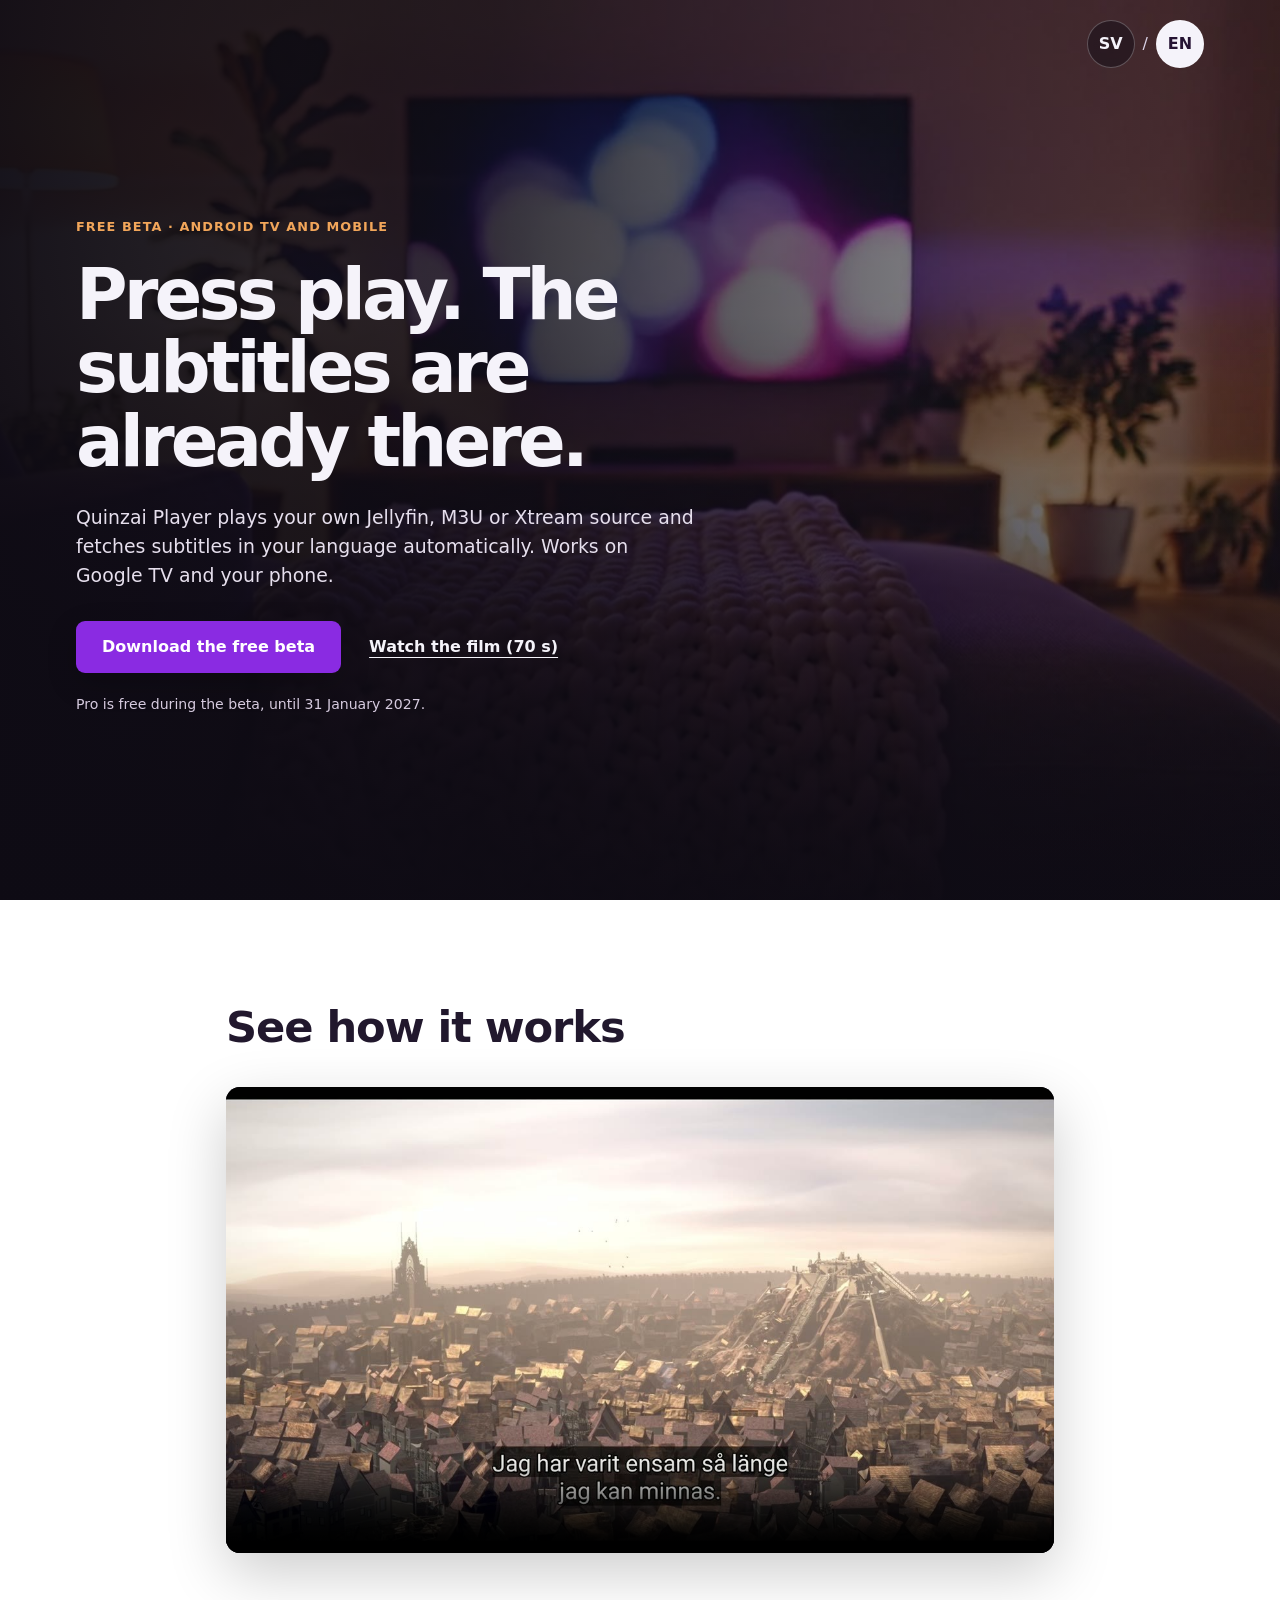
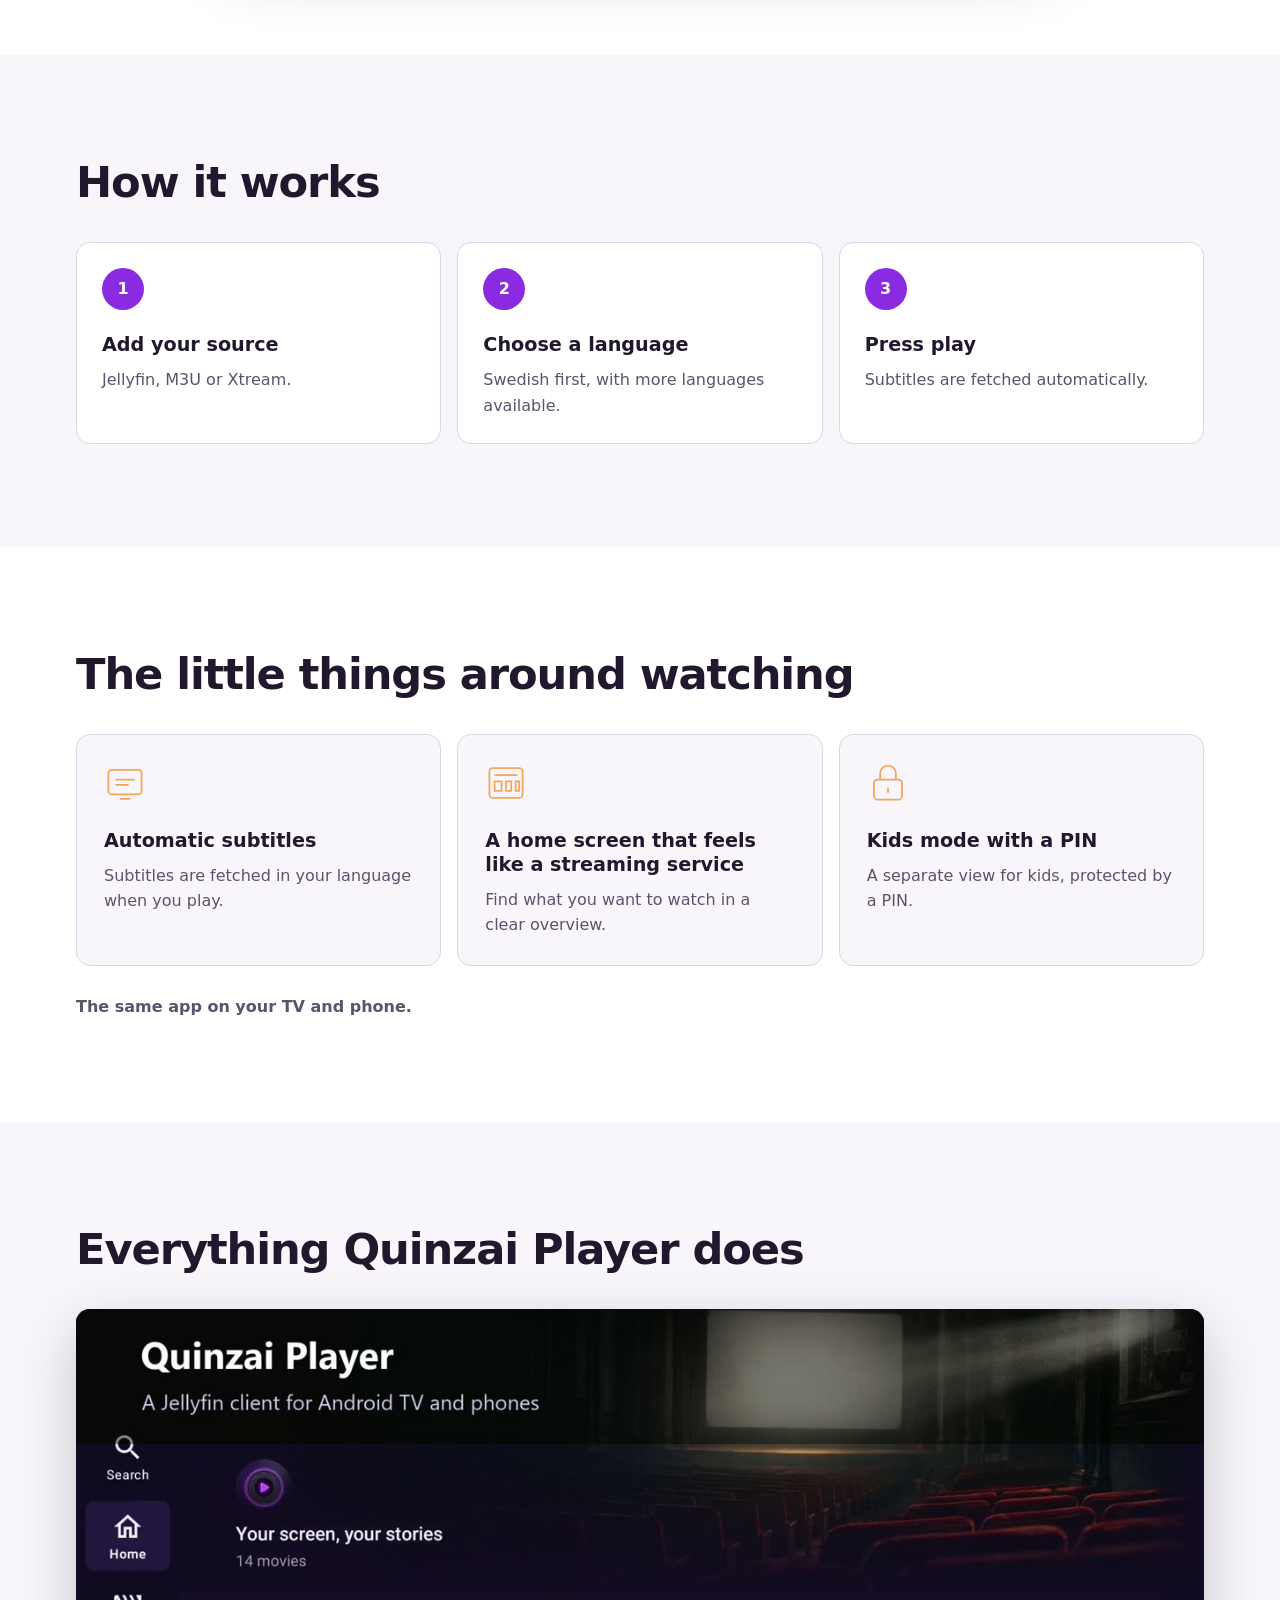
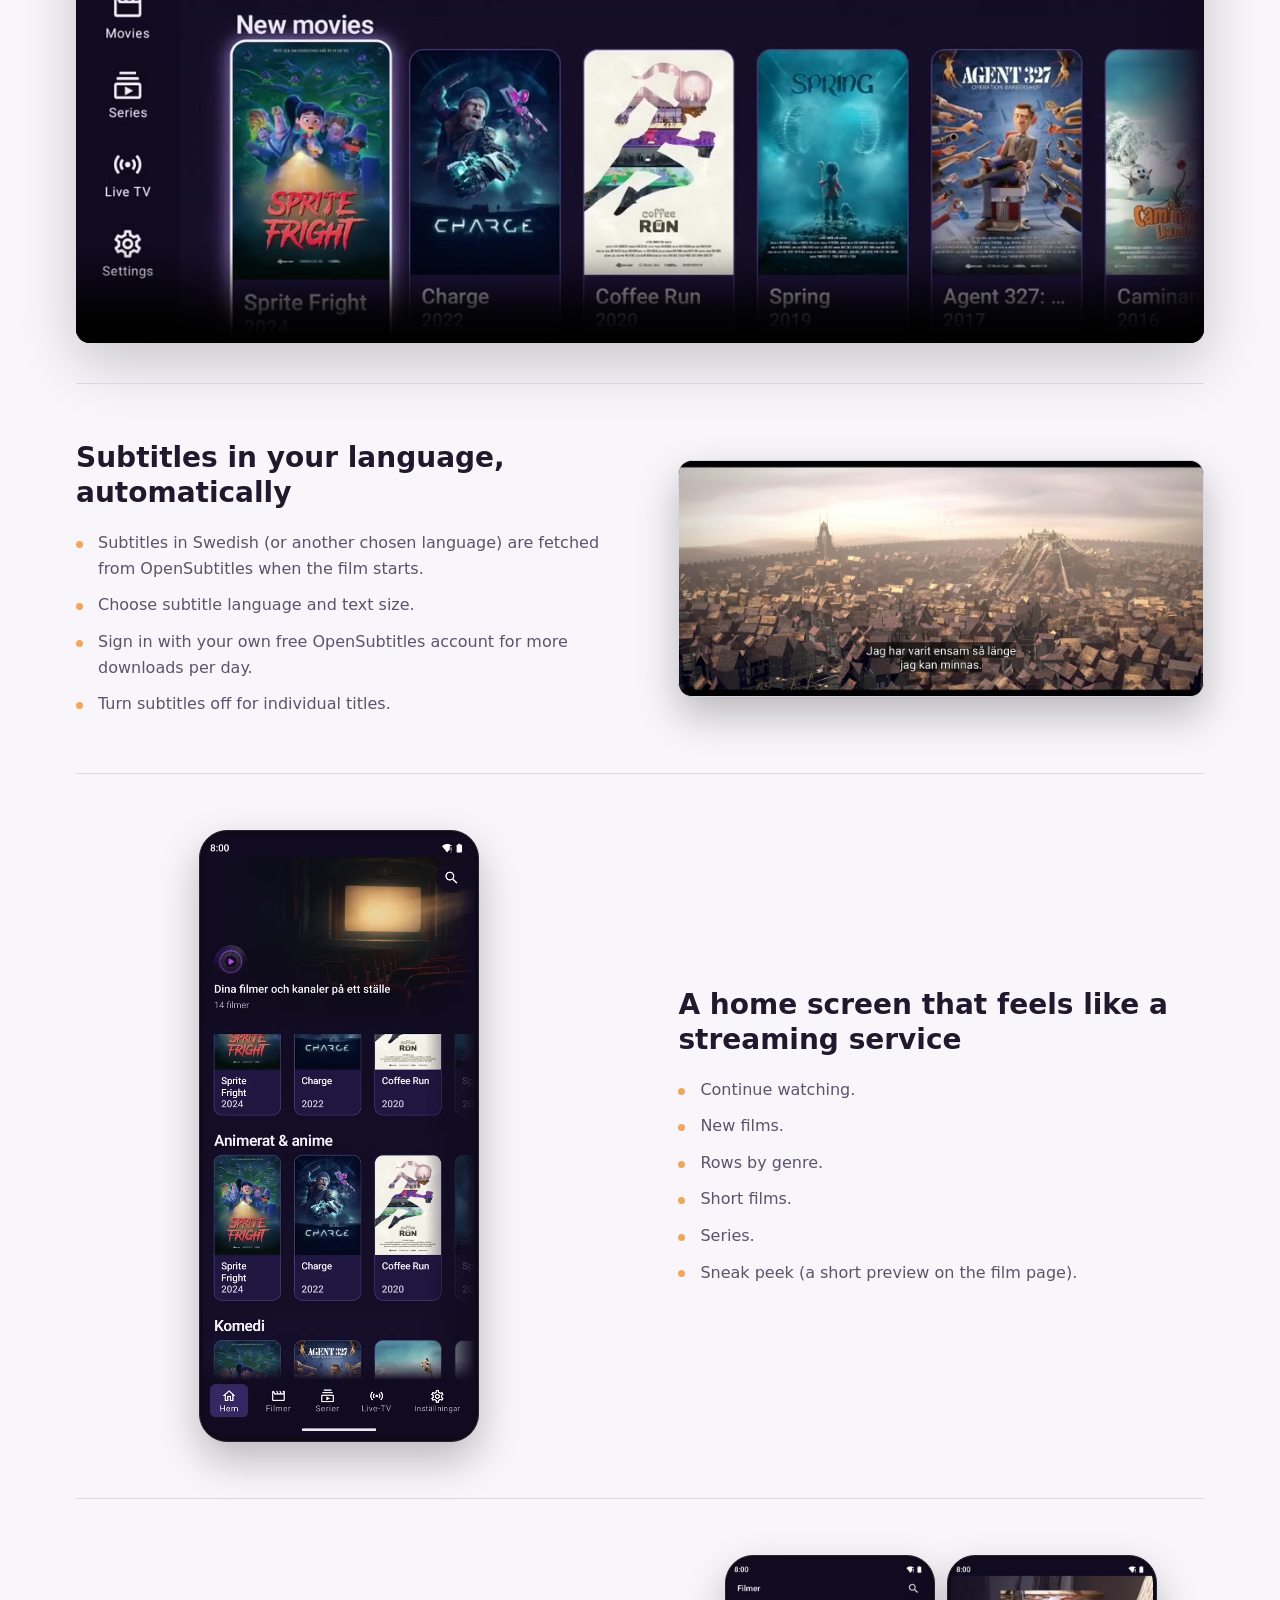
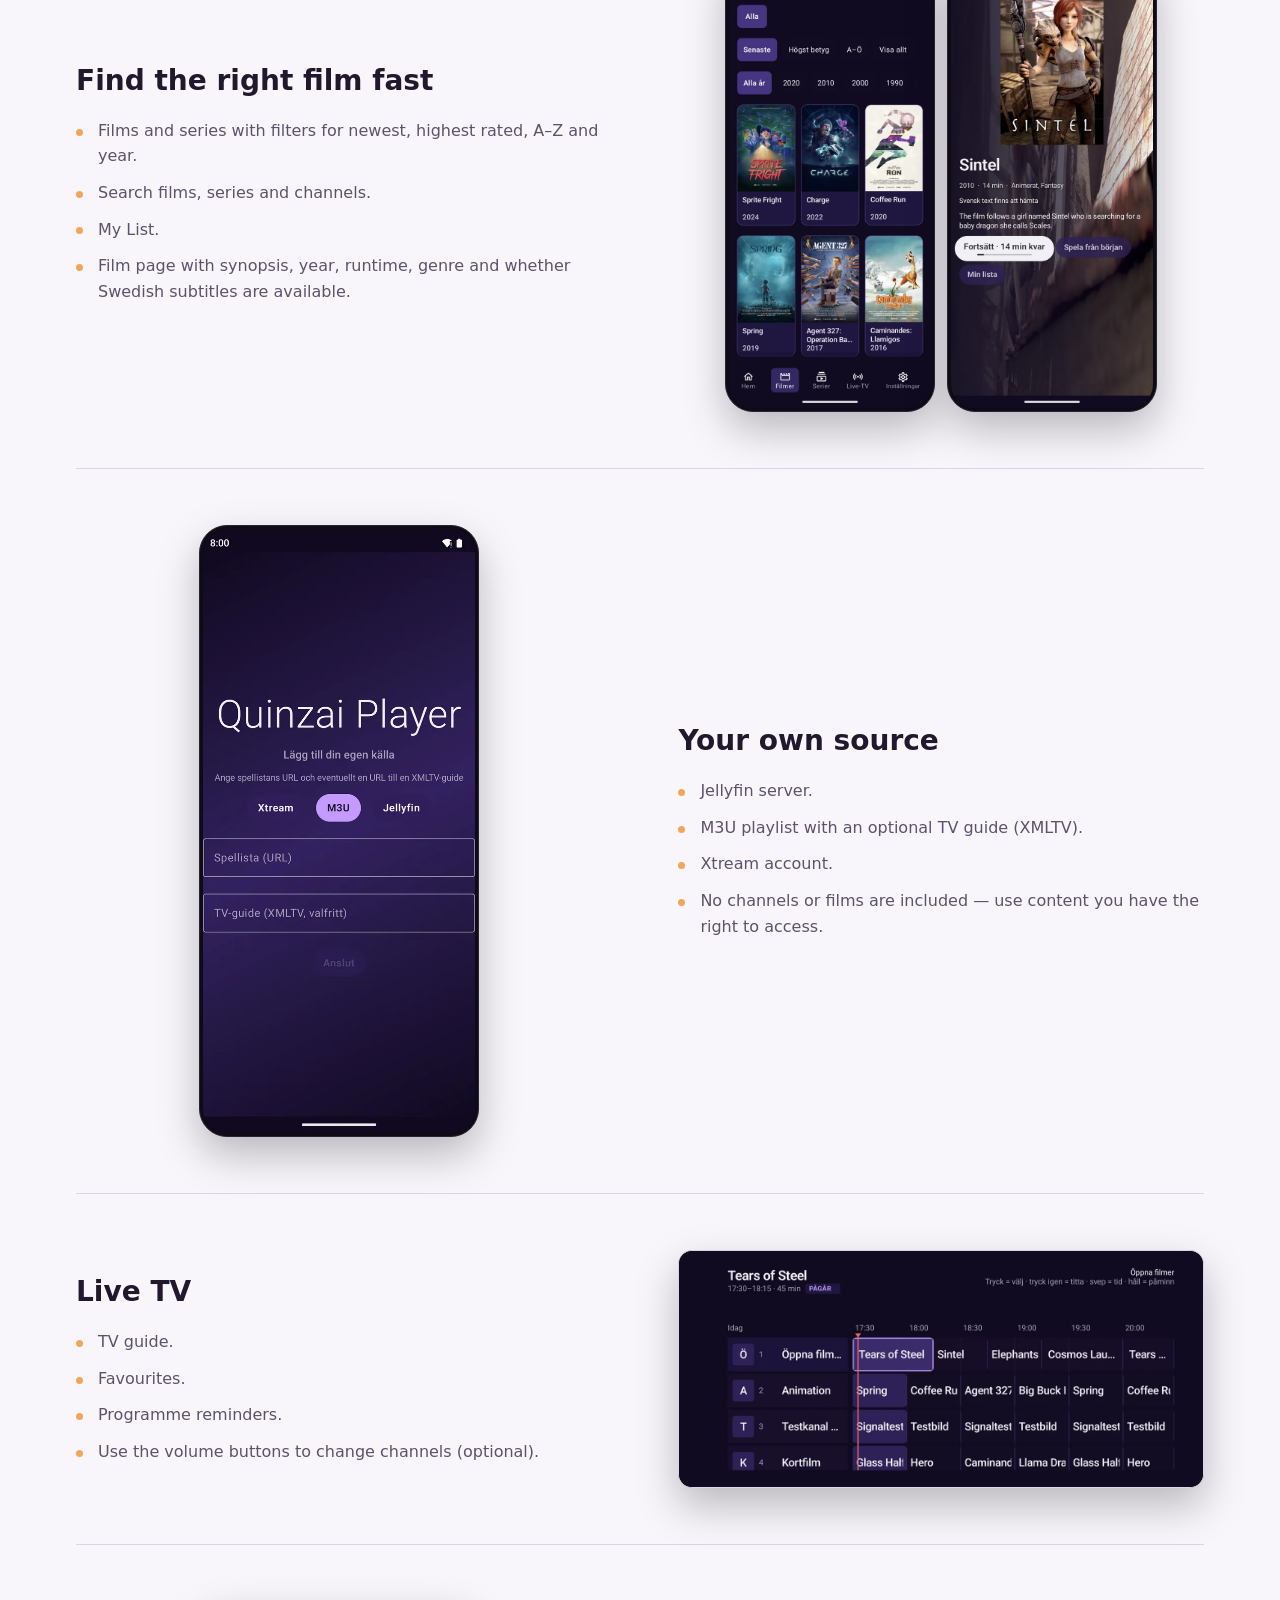
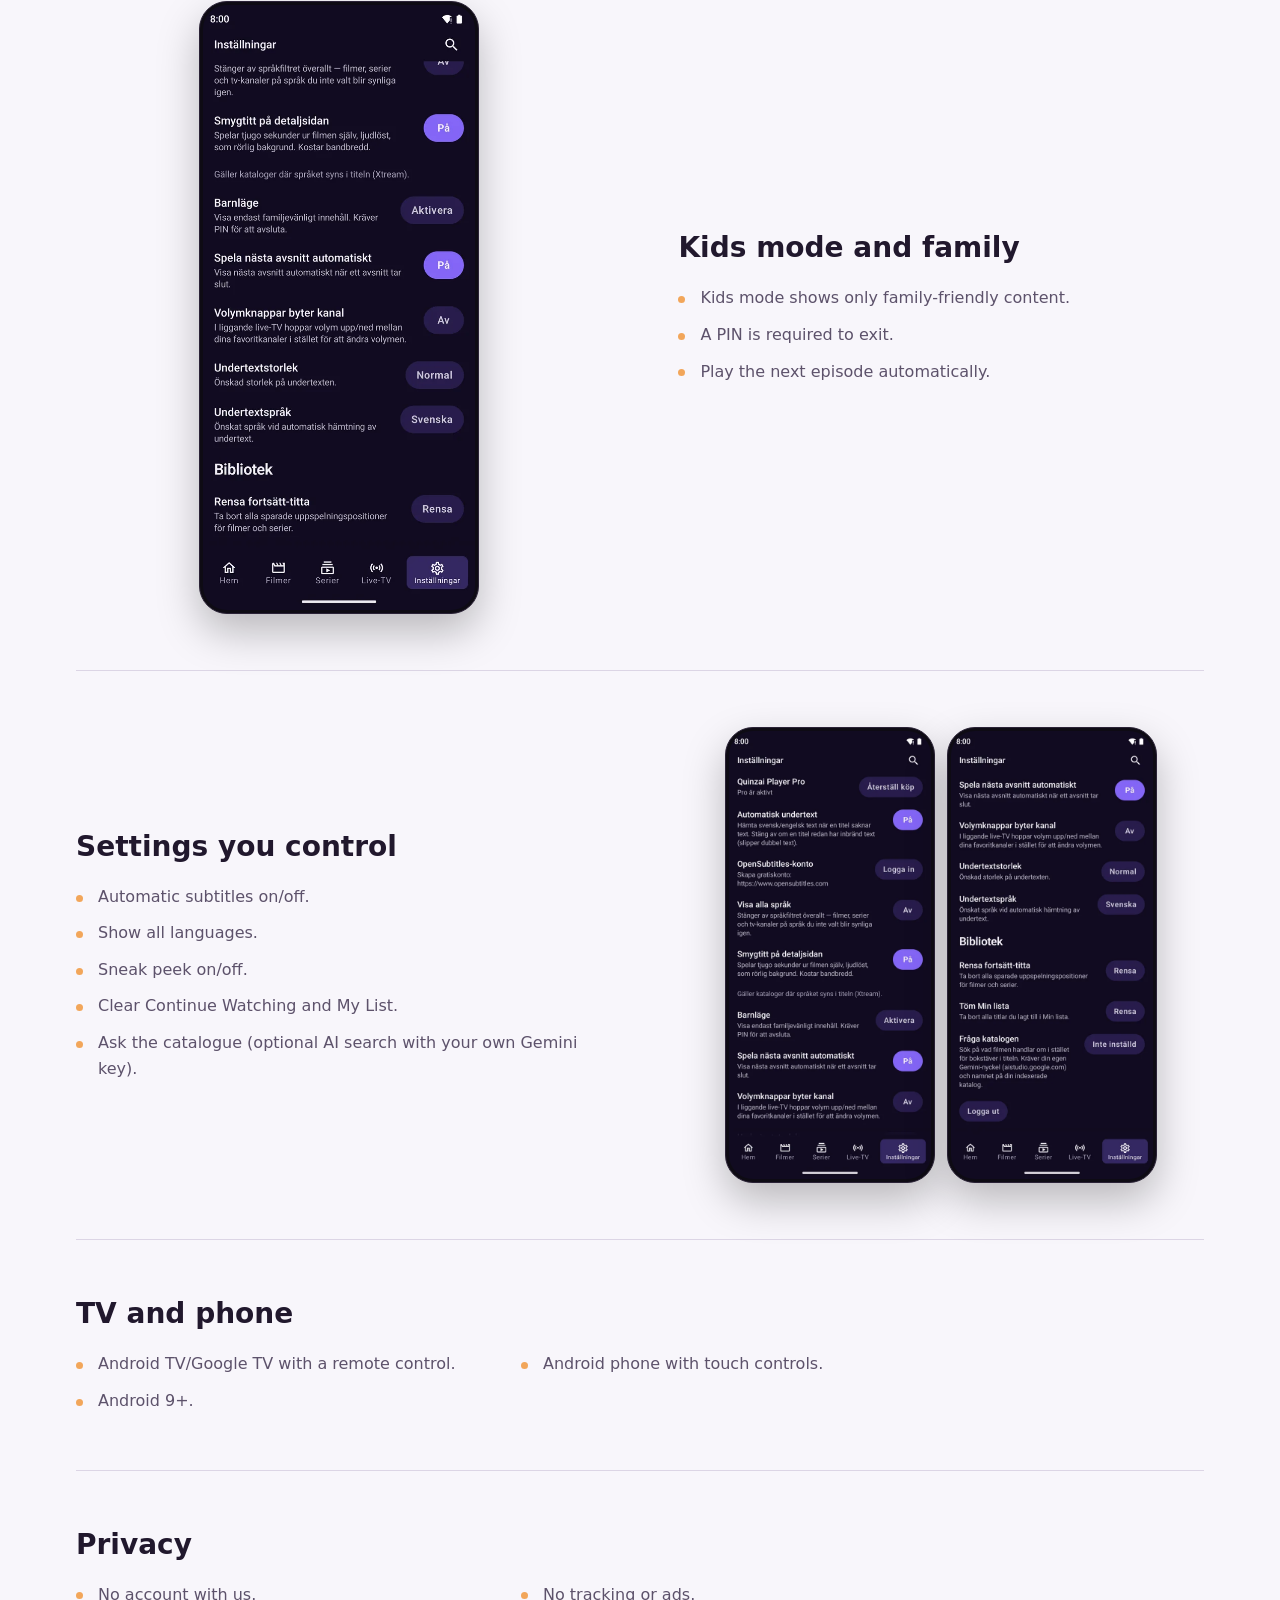
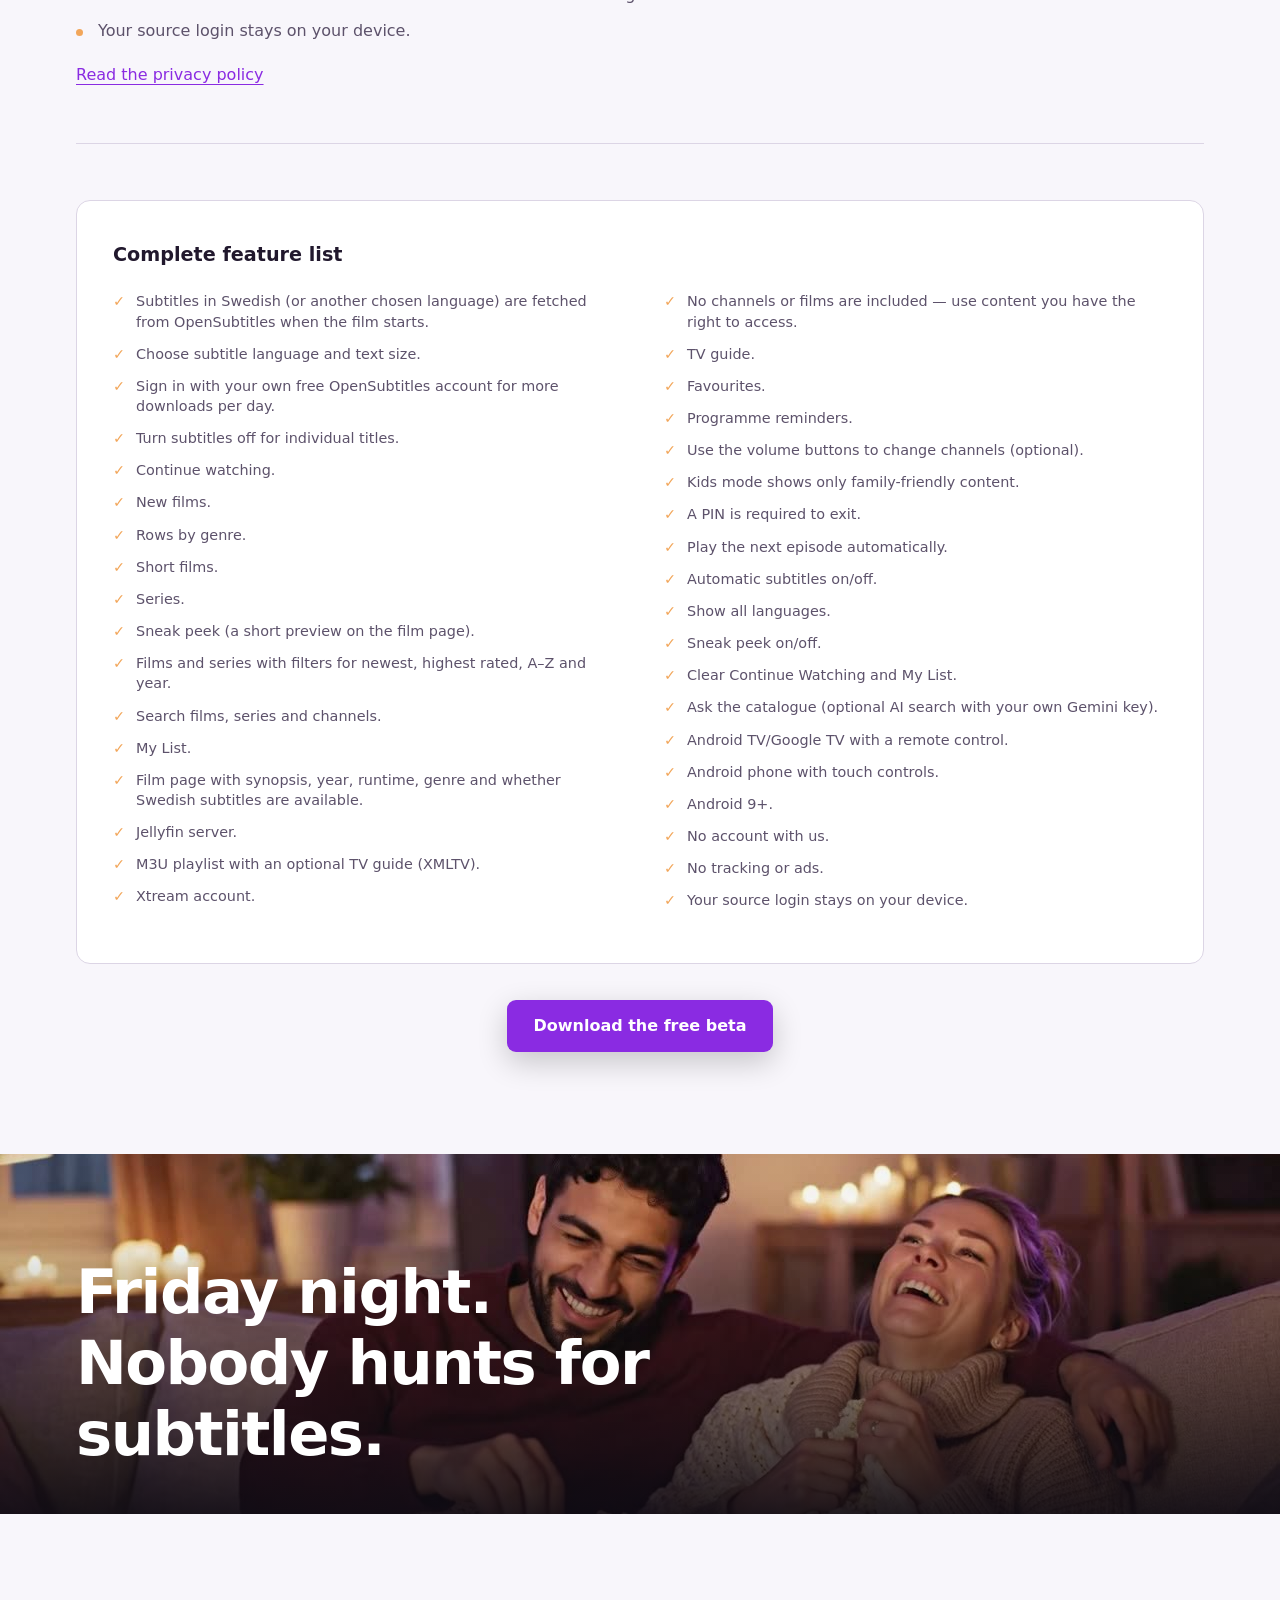
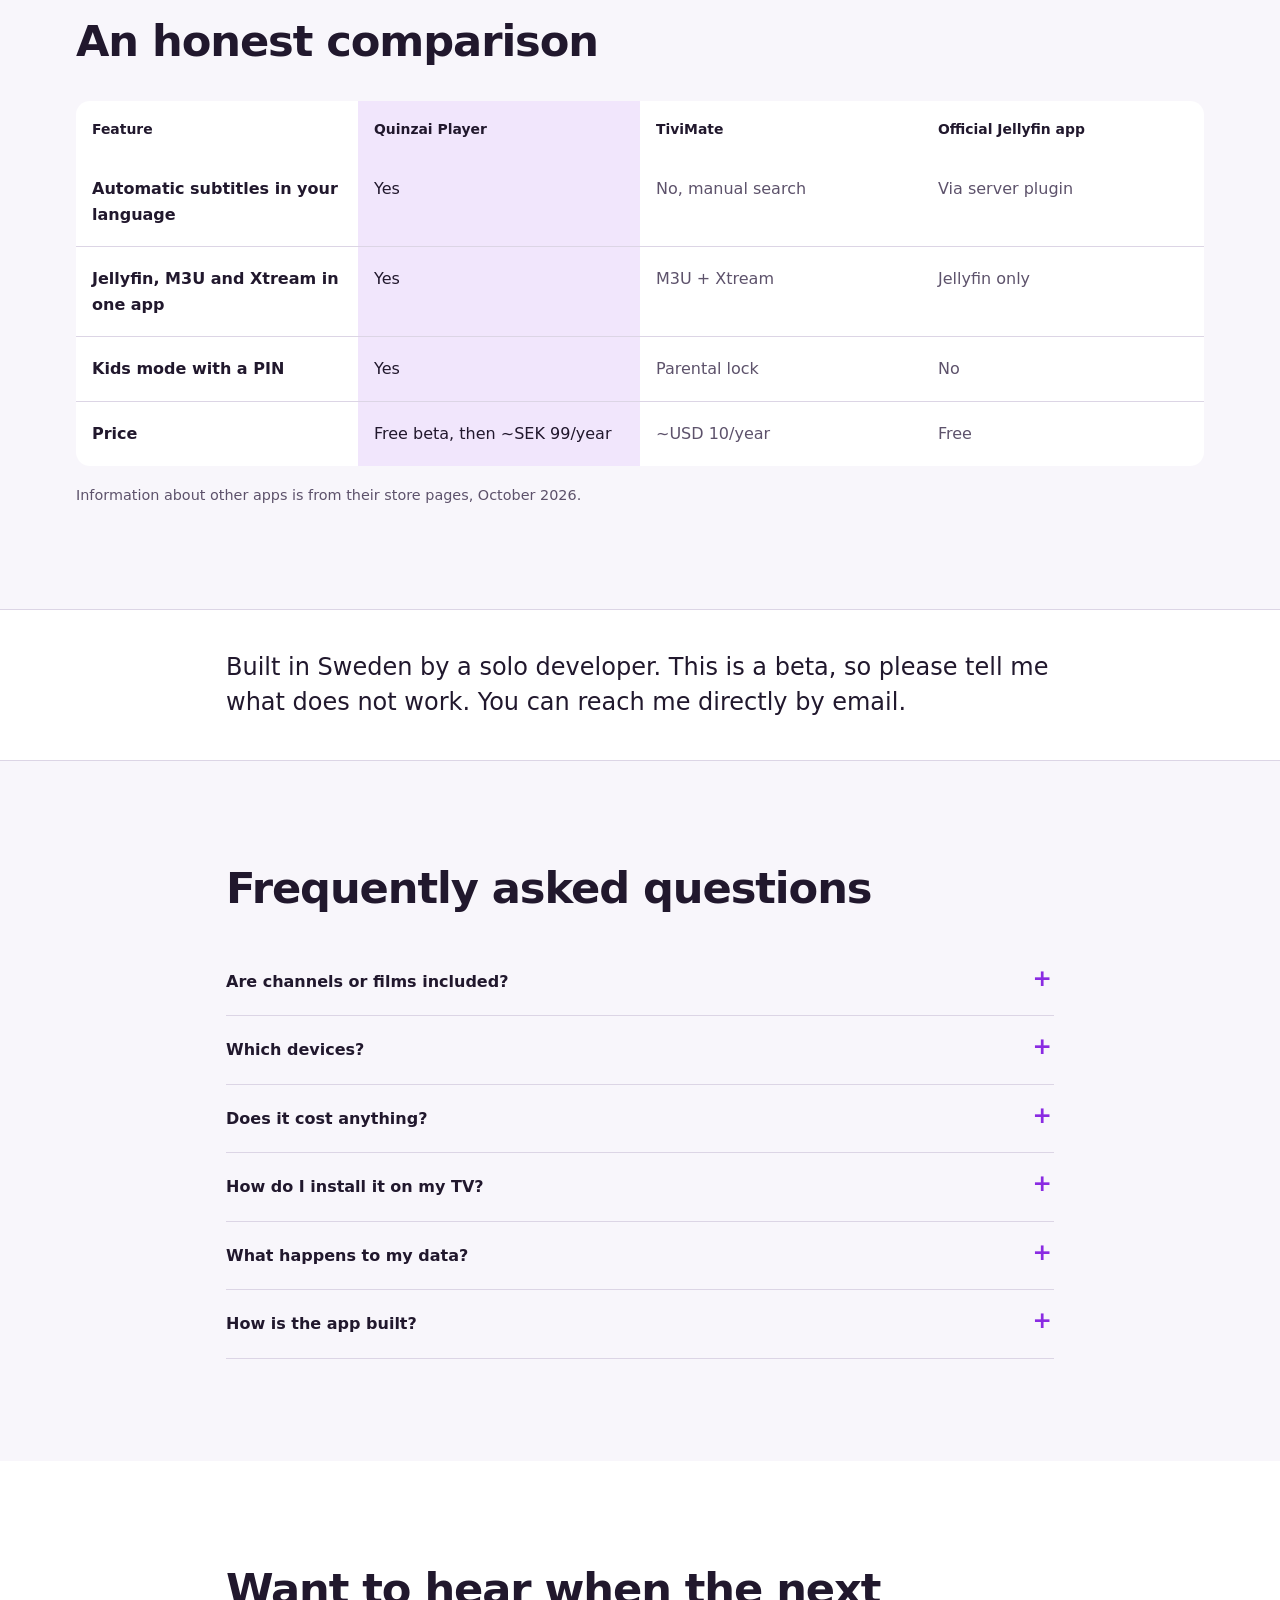
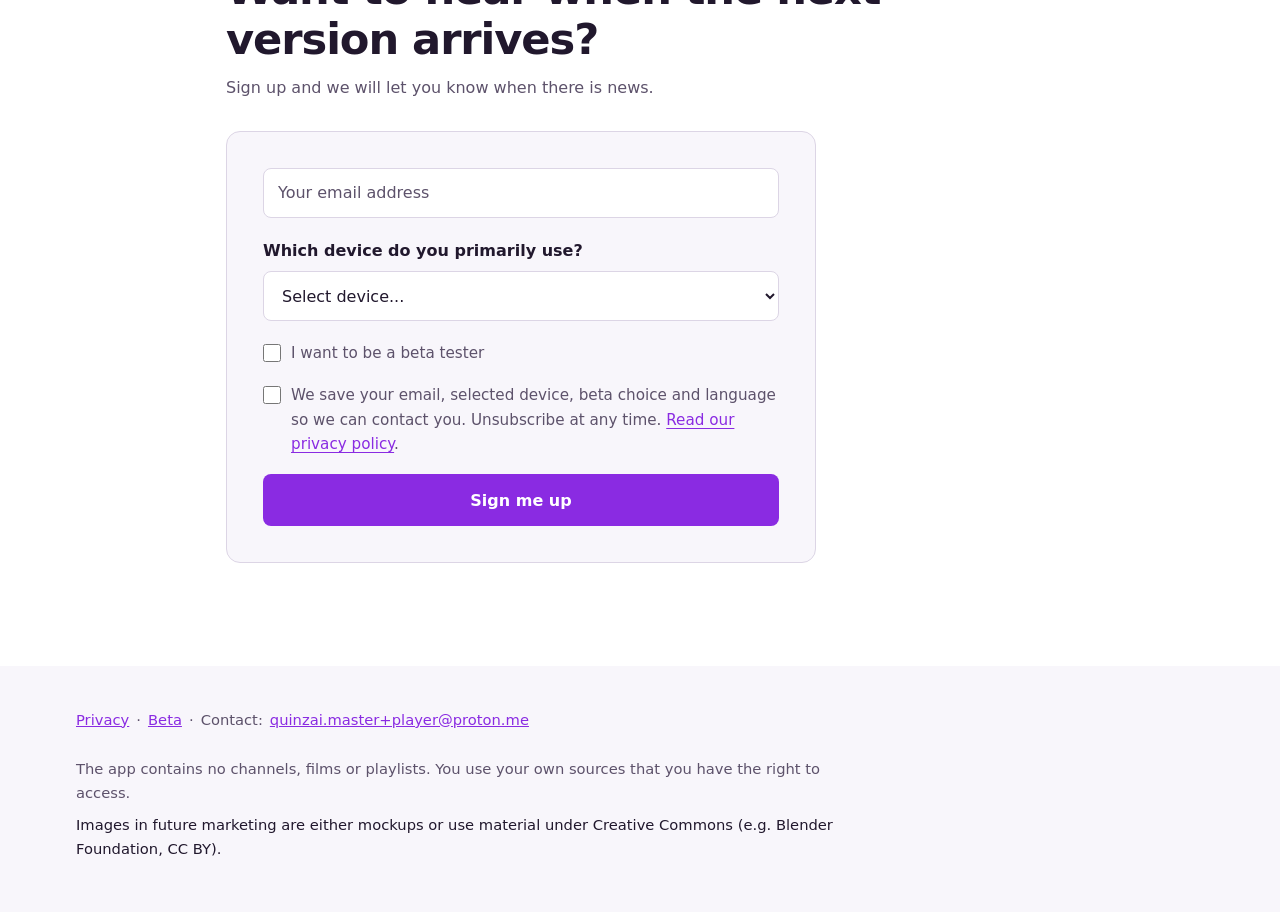
<file: index.html>
<!DOCTYPE html>
<html lang="sv">
<head>
    <meta charset="UTF-8">
    <meta name="viewport" content="width=device-width, initial-scale=1.0">
    <meta name="theme-color" content="#0E0B14">
    <title data-i18n="title">Quinzai Player – undertext automatiskt</title>
    <link rel="preload" as="image" href="img/hero-kvall.jpg">
    <link rel="stylesheet" href="style.css">
    <!-- Besöksräknare utan cookies (GoatCounter, ingen personuppgift). Kanal = ?k= i inläggslänken. -->
    <script>
        window.qzHandelse = function (namn) {
            var gc = window.goatcounter;
            if (gc && gc.count) gc.count({ path: namn, event: true });
            else (window.qzKo = window.qzKo || []).push(namn);
        };
        var qzK = (new URLSearchParams(location.search).get('k') || '').replace(/[^a-z0-9_-]/gi, '').slice(0, 40);
        if (qzK) qzHandelse('kanal-' + qzK);
        // Nedladdning av beta-APK:n = starkaste intressesignalen.
        document.addEventListener('click', function (e) {
            if (e.target.closest && e.target.closest('a.dl')) qzHandelse('nedladdning-' + (qzK || 'direkt'));
        });
    </script>
    <script data-goatcounter="https://quinzai.goatcounter.com/count" async src="//gc.zgo.at/count.js"
            onload="(window.qzKo || []).forEach(function (n) { goatcounter.count({ path: n, event: true }); })"></script>
</head>
<body>
    <div class="lang-switch-container">
        <div class="container lang-switch">
            <button type="button" id="lang-sv" class="active" aria-label="Svenska">SV</button>
            <span aria-hidden="true">/</span>
            <button type="button" id="lang-en" aria-label="English">EN</button>
        </div>
    </div>

    <header class="hero">
        <div class="container hero-content">
            <p class="eyebrow" data-i18n="hero_eyebrow">Gratis beta · Android TV och mobil</p>
            <h1 data-i18n="hero_title">Tryck play. Undertexten finns redan.</h1>
            <p class="hero-subtitle" data-i18n="hero_subtitle">Quinzai Player spelar din egen Jellyfin-, M3U- eller Xtream-källa och hämtar svensk undertext automatiskt. Fungerar på Google TV och i mobilen.</p>
            <div class="hero-actions">
                <a class="button button-primary" href="beta.html" data-i18n="hero_cta">Ladda ner betan gratis</a>
                <a class="film-link" href="#film" data-i18n="hero_film">Se filmen (70 s)</a>
            </div>
            <p class="hero-note" data-i18n="hero_note">Pro ingår gratis under betan, till 31 januari 2027.</p>
        </div>
    </header>

    <main>
        <section id="film" class="section film-section">
            <div class="container narrow">
                <h2 data-i18n="film_label">Se hur det fungerar</h2>
                <div class="video-frame">
                    <video id="film-video" controls preload="none" poster="film/poster.jpg" width="1920" height="1080" playsinline>
                        <source id="film-source" src="film/quinzai-sv.mp4" type="video/mp4">
                    </video>
                </div>
            </div>
        </section>

        <section class="section how-section">
            <div class="container">
                <h2 data-i18n="how_title">Så funkar det</h2>
                <div class="steps-grid">
                    <article class="step"><span class="step-number" aria-hidden="true">1</span><h3 data-i18n="step1_title">Lägg in din källa</h3><p data-i18n="step1_text">Jellyfin, M3U eller Xtream.</p></article>
                    <article class="step"><span class="step-number" aria-hidden="true">2</span><h3 data-i18n="step2_title">Välj språk</h3><p data-i18n="step2_text">Svenska först, fler språk finns.</p></article>
                    <article class="step"><span class="step-number" aria-hidden="true">3</span><h3 data-i18n="step3_title">Tryck play</h3><p data-i18n="step3_text">Undertexten hämtas automatiskt.</p></article>
                </div>
            </div>
        </section>

        <section class="section benefits-section">
            <div class="container">
                <h2 data-i18n="benefits_title">Allt kring själva tittandet</h2>
                <div class="benefits-grid">
                    <article class="benefit-card"><svg viewBox="0 0 48 48" fill="none" stroke="currentColor" stroke-width="2" aria-hidden="true"><rect x="5" y="9" width="38" height="28" rx="4"/><path d="M13 20h22M13 26h15M18 42h12"/></svg><h3 data-i18n="benefit1_title">Automatisk undertext</h3><p data-i18n="benefit1_text">Undertexten hämtas på ditt språk när du spelar upp.</p></article>
                    <article class="benefit-card"><svg viewBox="0 0 48 48" fill="none" stroke="currentColor" stroke-width="2" aria-hidden="true"><rect x="5" y="7" width="38" height="34" rx="4"/><path d="M11 15h26M11 22h8v11h-8zM24 22h6v11h-6zM35 22h4v11h-4z"/></svg><h3 data-i18n="benefit2_title">En startsida som känns som en streamingtjänst</h3><p data-i18n="benefit2_text">Hitta det du vill se i en tydlig översikt.</p></article>
                    <article class="benefit-card"><svg viewBox="0 0 48 48" fill="none" stroke="currentColor" stroke-width="2" aria-hidden="true"><rect x="8" y="20" width="32" height="23" rx="4"/><path d="M15 20v-7a9 9 0 0 1 18 0v7M24 29v6"/></svg><h3 data-i18n="benefit3_title">Barnläge med PIN</h3><p data-i18n="benefit3_text">En egen vy för barn, skyddad med PIN.</p></article>
                </div>
                <p class="benefits-note" data-i18n="benefits_note">Samma app på TV:n och i mobilen.</p>
            </div>
        </section>

        <section class="section features-section" aria-labelledby="features-title">
            <div class="container">
                <h2 id="features-title" data-i18n="features_title">Allt Quinzai Player kan</h2>
                <div class="video-frame features-video" id="funktioner-ram">
                    <video id="funktioner-video" controls preload="none" poster="film/funktioner-poster.jpg" width="1920" height="1080" playsinline>
                        <source id="funktioner-source" src="film/funktioner-sv.mp4" type="video/mp4">
                    </video>
                </div>

                <div class="feature-groups">
                    <article class="feature-group">
                        <div class="feature-copy">
                            <h3 data-i18n="feature1_title">Undertext på ditt språk, automatiskt</h3>
                            <ul>
                                <li data-i18n="feature1_1">Svensk (eller annat valt språk) undertext hämtas via OpenSubtitles när filmen startar.</li>
                                <li data-i18n="feature1_2">Välj undertextspråk och textstorlek.</li>
                                <li data-i18n="feature1_3">Logga in med eget gratiskonto på OpenSubtitles för fler hämtningar per dag.</li>
                                <li data-i18n="feature1_4">Stäng av per titel.</li>
                            </ul>
                        </div>
                        <div class="feature-media" data-i18n="feature1_media"><div class="player-frame"><img src="img/funktioner/spelare-svensk-text.webp" alt="Filmspelare med svensk undertext" width="1280" height="576" loading="lazy" decoding="async"></div></div>
                    </article>

                    <article class="feature-group">
                        <div class="feature-copy">
                            <h3 data-i18n="feature2_title">En startsida som känns som en streamingtjänst</h3>
                            <ul>
                                <li data-i18n="feature2_1">Fortsätt titta.</li>
                                <li data-i18n="feature2_2">Nya filmer.</li>
                                <li data-i18n="feature2_3">Rader per genre.</li>
                                <li data-i18n="feature2_4">Kortfilmer.</li>
                                <li data-i18n="feature2_5">Serier.</li>
                                <li data-i18n="feature2_6">Smygtitt (en kort förhandsvisning på filmsidan).</li>
                            </ul>
                        </div>
                        <div class="feature-media" data-i18n="feature2_media"><div class="phone-frame"><img src="img/funktioner/hem-rader.webp" alt="Startsida med rader för filmer och serier" width="540" height="1200" loading="lazy" decoding="async"></div></div>
                    </article>

                    <article class="feature-group">
                        <div class="feature-copy">
                            <h3 data-i18n="feature3_title">Hitta rätt film snabbt</h3>
                            <ul>
                                <li data-i18n="feature3_1">Filmer och serier med filter: senaste, högst betyg, A–Ö och årtal.</li>
                                <li data-i18n="feature3_2">Sök i filmer, serier och kanaler.</li>
                                <li data-i18n="feature3_3">Min lista.</li>
                                <li data-i18n="feature3_4">Filmsida med handling, år, längd, genre och om svensk text finns.</li>
                            </ul>
                        </div>
                        <div class="feature-media feature-media-pair" data-i18n="feature3_media"><div class="phone-frame"><img src="img/funktioner/filmer.webp" alt="Filmöversikt med filter" width="540" height="1200" loading="lazy" decoding="async"></div><div class="phone-frame"><img src="img/funktioner/filmsida.webp" alt="Filmsida med information om filmen" width="540" height="1200" loading="lazy" decoding="async"></div></div>
                    </article>

                    <article class="feature-group">
                        <div class="feature-copy">
                            <h3 data-i18n="feature4_title">Din egen källa</h3>
                            <ul>
                                <li data-i18n="feature4_1">Jellyfin-server.</li>
                                <li data-i18n="feature4_2">M3U-spellista med valfri TV-guide (XMLTV).</li>
                                <li data-i18n="feature4_3">Xtream-konto.</li>
                                <li data-i18n="feature4_4">Inga kanaler eller filmer ingår — du använder det du har rätt till.</li>
                            </ul>
                        </div>
                        <div class="feature-media" data-i18n="feature4_media"><div class="phone-frame"><img src="img/funktioner/kallval.webp" alt="Val av egen innehållskälla" width="540" height="1200" loading="lazy" decoding="async"></div></div>
                    </article>

                    <article class="feature-group">
                        <div class="feature-copy">
                            <h3 data-i18n="feature5_title">Live-TV</h3>
                            <ul>
                                <li data-i18n="feature5_1">TV-tablå.</li>
                                <li data-i18n="feature5_2">Favoriter.</li>
                                <li data-i18n="feature5_3">Påminnelser om program.</li>
                                <li data-i18n="feature5_4">Volymknapparna byter kanal (valfritt).</li>
                            </ul>
                        </div>
                        <div class="feature-media" data-i18n="feature5_media"><div class="player-frame"><img src="img/funktioner/live-tabla.webp" alt="TV-tablå med kanaler och program" width="1280" height="576" loading="lazy" decoding="async"></div></div>
                    </article>

                    <article class="feature-group">
                        <div class="feature-copy">
                            <h3 data-i18n="feature6_title">Barnläge och familj</h3>
                            <ul>
                                <li data-i18n="feature6_1">Barnläge visar bara familjevänligt innehåll.</li>
                                <li data-i18n="feature6_2">PIN krävs för att lämna.</li>
                                <li data-i18n="feature6_3">Spela nästa avsnitt automatiskt.</li>
                            </ul>
                        </div>
                        <div class="feature-media" data-i18n="feature6_media"><div class="phone-frame"><img src="img/funktioner/installningar-barnlage.webp" alt="Inställningar för barnläge" width="540" height="1200" loading="lazy" decoding="async"></div></div>
                    </article>

                    <article class="feature-group">
                        <div class="feature-copy">
                            <h3 data-i18n="feature7_title">Inställningar som du styr</h3>
                            <ul>
                                <li data-i18n="feature7_1">Automatisk undertext på/av.</li>
                                <li data-i18n="feature7_2">Visa alla språk.</li>
                                <li data-i18n="feature7_3">Smygtitt på/av.</li>
                                <li data-i18n="feature7_4">Rensa fortsätt-titta och Min lista.</li>
                                <li data-i18n="feature7_5">Fråga katalogen (valfri AI-sökning med din egen Gemini-nyckel).</li>
                            </ul>
                        </div>
                        <div class="feature-media feature-media-pair" data-i18n="feature7_media"><div class="phone-frame"><img src="img/funktioner/installningar-undertext.webp" alt="Inställningar för undertexter" width="540" height="1200" loading="lazy" decoding="async"></div><div class="phone-frame"><img src="img/funktioner/installningar-bibliotek.webp" alt="Inställningar för biblioteket" width="540" height="1200" loading="lazy" decoding="async"></div></div>
                    </article>

                    <article class="feature-group feature-group-text-only">
                        <div class="feature-copy">
                            <h3 data-i18n="feature8_title">TV och mobil</h3>
                            <ul>
                                <li data-i18n="feature8_1">Android TV/Google TV med fjärrkontroll.</li>
                                <li data-i18n="feature8_2">Android-telefon med touch.</li>
                                <li data-i18n="feature8_3">Android 9+.</li>
                            </ul>
                        </div>
                    </article>

                    <article class="feature-group feature-group-text-only">
                        <div class="feature-copy">
                            <h3 data-i18n="feature9_title">Integritet</h3>
                            <ul>
                                <li data-i18n="feature9_1">Inget konto hos oss.</li>
                                <li data-i18n="feature9_2">Ingen spårning eller reklam.</li>
                                <li data-i18n="feature9_3">Inloggningen till din källa stannar på enheten.</li>
                            </ul>
                            <a href="privacy.html" data-i18n="features_privacy">Läs integritetspolicyn</a>
                        </div>
                    </article>
                </div>

                <div class="features-all">
                    <h3 data-i18n="features_all_title">Komplett funktionslista</h3>
                    <ul class="features-checklist">
                        <li data-i18n="feature1_1">Svensk (eller annat valt språk) undertext hämtas via OpenSubtitles när filmen startar.</li>
                        <li data-i18n="feature1_2">Välj undertextspråk och textstorlek.</li>
                        <li data-i18n="feature1_3">Logga in med eget gratiskonto på OpenSubtitles för fler hämtningar per dag.</li>
                        <li data-i18n="feature1_4">Stäng av per titel.</li>
                        <li data-i18n="feature2_1">Fortsätt titta.</li>
                        <li data-i18n="feature2_2">Nya filmer.</li>
                        <li data-i18n="feature2_3">Rader per genre.</li>
                        <li data-i18n="feature2_4">Kortfilmer.</li>
                        <li data-i18n="feature2_5">Serier.</li>
                        <li data-i18n="feature2_6">Smygtitt (en kort förhandsvisning på filmsidan).</li>
                        <li data-i18n="feature3_1">Filmer och serier med filter: senaste, högst betyg, A–Ö och årtal.</li>
                        <li data-i18n="feature3_2">Sök i filmer, serier och kanaler.</li>
                        <li data-i18n="feature3_3">Min lista.</li>
                        <li data-i18n="feature3_4">Filmsida med handling, år, längd, genre och om svensk text finns.</li>
                        <li data-i18n="feature4_1">Jellyfin-server.</li>
                        <li data-i18n="feature4_2">M3U-spellista med valfri TV-guide (XMLTV).</li>
                        <li data-i18n="feature4_3">Xtream-konto.</li>
                        <li data-i18n="feature4_4">Inga kanaler eller filmer ingår — du använder det du har rätt till.</li>
                        <li data-i18n="feature5_1">TV-tablå.</li>
                        <li data-i18n="feature5_2">Favoriter.</li>
                        <li data-i18n="feature5_3">Påminnelser om program.</li>
                        <li data-i18n="feature5_4">Volymknapparna byter kanal (valfritt).</li>
                        <li data-i18n="feature6_1">Barnläge visar bara familjevänligt innehåll.</li>
                        <li data-i18n="feature6_2">PIN krävs för att lämna.</li>
                        <li data-i18n="feature6_3">Spela nästa avsnitt automatiskt.</li>
                        <li data-i18n="feature7_1">Automatisk undertext på/av.</li>
                        <li data-i18n="feature7_2">Visa alla språk.</li>
                        <li data-i18n="feature7_3">Smygtitt på/av.</li>
                        <li data-i18n="feature7_4">Rensa fortsätt-titta och Min lista.</li>
                        <li data-i18n="feature7_5">Fråga katalogen (valfri AI-sökning med din egen Gemini-nyckel).</li>
                        <li data-i18n="feature8_1">Android TV/Google TV med fjärrkontroll.</li>
                        <li data-i18n="feature8_2">Android-telefon med touch.</li>
                        <li data-i18n="feature8_3">Android 9+.</li>
                        <li data-i18n="feature9_1">Inget konto hos oss.</li>
                        <li data-i18n="feature9_2">Ingen spårning eller reklam.</li>
                        <li data-i18n="feature9_3">Inloggningen till din källa stannar på enheten.</li>
                    </ul>
                </div>
                <div class="features-cta"><a class="button button-primary" href="beta.html" data-i18n="features_cta">Ladda ner betan gratis</a></div>
            </div>
        </section>

        <section class="mood-section">
            <img src="img/par-soffa.jpg" alt="" width="1280" height="720" loading="lazy" decoding="async">
            <div class="mood-overlay"><div class="container"><h2 data-i18n="mood_text">Fredagskväll. Ingen letar undertext.</h2></div></div>
        </section>

        <section class="section comparison-section">
            <div class="container">
                <h2 data-i18n="compare_title">En ärlig jämförelse</h2>
                <table>
                    <thead><tr><th scope="col" data-i18n="compare_feature">Funktion</th><th scope="col" data-i18n="compare_ours">Quinzai Player</th><th scope="col" data-i18n="compare_tivi">TiviMate</th><th scope="col" data-i18n="compare_jelly">Officiella Jellyfin-appen</th></tr></thead>
                    <tbody>
                        <tr><th scope="row" data-i18n="compare_row1">Automatisk undertext på ditt språk</th><td><span class="mobile-label" data-i18n="compare_ours">Quinzai Player</span><span data-i18n="compare_row1_ours">Ja</span></td><td><span class="mobile-label" data-i18n="compare_tivi">TiviMate</span><span data-i18n="compare_row1_tivi">Nej, manuell sökning</span></td><td><span class="mobile-label" data-i18n="compare_jelly">Officiella Jellyfin-appen</span><span data-i18n="compare_row1_jelly">Via serverplugin</span></td></tr>
                        <tr><th scope="row" data-i18n="compare_row2">Jellyfin, M3U och Xtream i samma app</th><td><span class="mobile-label" data-i18n="compare_ours">Quinzai Player</span><span data-i18n="compare_row2_ours">Ja</span></td><td><span class="mobile-label" data-i18n="compare_tivi">TiviMate</span><span data-i18n="compare_row2_tivi">M3U + Xtream</span></td><td><span class="mobile-label" data-i18n="compare_jelly">Officiella Jellyfin-appen</span><span data-i18n="compare_row2_jelly">Bara Jellyfin</span></td></tr>
                        <tr><th scope="row" data-i18n="compare_row3">Barnläge med PIN</th><td><span class="mobile-label" data-i18n="compare_ours">Quinzai Player</span><span data-i18n="compare_row3_ours">Ja</span></td><td><span class="mobile-label" data-i18n="compare_tivi">TiviMate</span><span data-i18n="compare_row3_tivi">Föräldralås</span></td><td><span class="mobile-label" data-i18n="compare_jelly">Officiella Jellyfin-appen</span><span data-i18n="compare_row3_jelly">Nej</span></td></tr>
                        <tr><th scope="row" data-i18n="compare_row4">Pris</th><td><span class="mobile-label" data-i18n="compare_ours">Quinzai Player</span><span data-i18n="compare_row4_ours">Gratis beta, sedan ~99 kr/år</span></td><td><span class="mobile-label" data-i18n="compare_tivi">TiviMate</span><span data-i18n="compare_row4_tivi">~10 USD/år</span></td><td><span class="mobile-label" data-i18n="compare_jelly">Officiella Jellyfin-appen</span><span data-i18n="compare_row4_jelly">Gratis</span></td></tr>
                    </tbody>
                </table>
                <p class="comparison-note" data-i18n="compare_note">Uppgifter om andra appar från deras butikssidor, oktober 2026.</p>
            </div>
        </section>

        <section class="beta-truth-section"><div class="container narrow"><p data-i18n="beta_truth">Byggd i Sverige av en ensam utvecklare. Det här är en beta, så säg gärna vad som inte fungerar. Du når mig direkt på mejl.</p></div></section>

        <section class="section faq-section"><div class="container narrow">
            <h2 data-i18n="faq_title">Vanliga frågor</h2>
            <details><summary data-i18n="faq1_q">Ingår det kanaler eller filmer?</summary><p data-i18n="faq1_a">Nej, appen har inget innehåll; du använder källor du har rätt till.</p></details>
            <details><summary data-i18n="faq2_q">Vilka enheter?</summary><p data-i18n="faq2_a">Android TV, Google TV och Android-telefon med Android 9 eller senare.</p></details>
            <details><summary data-i18n="faq3_q">Kostar det något?</summary><p data-i18n="faq3_a">Betan är gratis och Pro ingår till 31 januari 2027.</p></details>
            <details><summary data-i18n="faq4_q">Hur installerar jag på TV:n?</summary><p data-i18n="faq4_a">Se <a href="beta.html">installationsguiden för betan</a>.</p></details>
            <details><summary data-i18n="faq5_q">Vad händer med mina uppgifter?</summary><p data-i18n="faq5_a">Läs vår <a href="privacy.html">integritetspolicy</a>.</p></details>
            <details><summary data-i18n="faq6_q">Hur är appen byggd?</summary><p data-i18n="faq6_a">Med Kotlin och Jetpack Compose, av en utvecklare i Sverige som tar hjälp av AI-verktyg i kodningen. Varje version provas på riktiga TV-boxar och telefoner innan den läggs ut.</p></details>
        </div></section>

        <section id="waitlist" class="section waitlist-section"><div class="container narrow">
            <h2 data-i18n="waitlist_title">Vill du veta när nästa version kommer?</h2>
            <p class="waitlist-intro" data-i18n="waitlist_text">Skriv upp dig så hör vi av oss när det finns något nytt.</p>
            <form id="waitlist-form" class="signup-form">
                <label class="visually-hidden" for="email" data-i18n="email_label">E-postadress</label>
                <input type="email" id="email" name="email" placeholder="Din e-postadress" data-i18n-placeholder="email_placeholder" required>
                <div class="form-group"><label for="device" data-i18n="device_label">Vilken enhet använder du främst?</label><select id="device" name="device" required>
                    <option value="" disabled selected data-i18n="device_option_default">Välj enhet...</option><option value="Android TV" data-i18n="device_option_tv">Android TV</option><option value="Google TV-dongel" data-i18n="device_option_google">Google TV-dongel</option><option value="Android-telefon" data-i18n="device_option_phone">Android-telefon</option><option value="Annat" data-i18n="device_option_other">Annat</option>
                </select></div>
                <div class="checkbox-group"><label><input type="checkbox" id="beta" name="beta"><span data-i18n="beta_label">Jag vill vara betatestare</span></label></div>
                <div class="checkbox-group"><label><input type="checkbox" id="consent" name="consent" required><span data-i18n="consent_label">Vi sparar din e-post, valda enhet, betaval och språk för att kunna kontakta dig. Avregistrera dig när som helst. <a href="privacy.html">Läs om integritet</a>.</span></label></div>
                <input type="text" id="website" name="website" tabindex="-1" autocomplete="off" aria-hidden="true" style="position:absolute;left:-9999px;width:1px;height:1px;opacity:0">
                <button type="submit" id="submit-btn" data-i18n="submit_btn">Skriv upp mig</button>
            </form>
            <div id="form-success" class="hidden" role="status"><h2 data-i18n="success_title">Tack för din anmälan!</h2><p data-i18n="success_text">Vi hör av oss när vi har nyheter att dela.</p></div>
            <div id="form-error" class="hidden" role="alert"><p class="error-text" data-i18n="error_text">Något gick fel, försök igen senare.</p></div>
        </div></section>
    </main>

    <footer><div class="container">
        <nav><a href="privacy.html" data-i18n="footer_privacy">Integritet</a><span aria-hidden="true">·</span><a href="beta.html" data-i18n="footer_beta">Beta</a><span aria-hidden="true">·</span><span data-i18n="footer_contact">Kontakt:</span> <a href="mailto:quinzai.master+player@proton.me">quinzai.master+player@proton.me</a></nav>
        <p data-i18n="footer_disclaimer1">Appen innehåller inga kanaler, filmer eller spellistor. Du använder dina egna källor som du har rätt till.</p>
        <p class="legal-disclaimer" data-i18n="footer_disclaimer2">Bildmaterial i framtida marknadsföring är antingen mockups eller använder material under Creative Commons (t.ex. Blender Foundation, CC BY).</p>
    </div></footer>

    <script>
        const FORM_ENDPOINT = "https://script.google.com/macros/s/AKfycbyOnk7mBHFnYYAZXWEl7iqb9NhIERLHbwqDv__wMBC4lIjnIBVjT9iAqRlnjYykd5_5/exec"; // publik skrivadress, ingen hemlighet
        const translations = {
            "sv": {
                        "title": "Quinzai Player – undertext automatiskt",
                        "hero_eyebrow": "Gratis beta · Android TV och mobil",
                        "hero_title": "Tryck play. Undertexten finns redan.",
                        "hero_subtitle": "Quinzai Player spelar din egen Jellyfin-, M3U- eller Xtream-källa och hämtar svensk undertext automatiskt. Fungerar på Google TV och i mobilen.",
                        "hero_cta": "Ladda ner betan gratis",
                        "hero_film": "Se filmen (70 s)",
                        "hero_note": "Pro ingår gratis under betan, till 31 januari 2027.",
                        "film_label": "Se hur det fungerar",
                        "how_title": "Så funkar det",
                        "step1_title": "Lägg in din källa",
                        "step1_text": "Jellyfin, M3U eller Xtream.",
                        "step2_title": "Välj språk",
                        "step2_text": "Svenska först, fler språk finns.",
                        "step3_title": "Tryck play",
                        "step3_text": "Undertexten hämtas automatiskt.",
                        "benefits_title": "Allt kring själva tittandet",
                        "benefit1_title": "Automatisk undertext",
                        "benefit1_text": "Undertexten hämtas på ditt språk när du spelar upp.",
                        "benefit2_title": "En startsida som känns som en streamingtjänst",
                        "benefit2_text": "Hitta det du vill se i en tydlig översikt.",
                        "benefit3_title": "Barnläge med PIN",
                        "benefit3_text": "En egen vy för barn, skyddad med PIN.",
                        "benefits_note": "Samma app på TV:n och i mobilen.",
                        "features_title": "Allt Quinzai Player kan",
                        "feature1_title": "Undertext på ditt språk, automatiskt",
                        "feature1_1": "Svensk (eller annat valt språk) undertext hämtas via OpenSubtitles när filmen startar.",
                        "feature1_2": "Välj undertextspråk och textstorlek.",
                        "feature1_3": "Logga in med eget gratiskonto på OpenSubtitles för fler hämtningar per dag.",
                        "feature1_4": "Stäng av per titel.",
                        "feature1_media": "<div class=\"player-frame\"><img src=\"img/funktioner/spelare-svensk-text.webp\" alt=\"Filmspelare med svensk undertext\" width=\"1280\" height=\"576\" loading=\"lazy\" decoding=\"async\"></div>",
                        "feature2_title": "En startsida som känns som en streamingtjänst",
                        "feature2_1": "Fortsätt titta.",
                        "feature2_2": "Nya filmer.",
                        "feature2_3": "Rader per genre.",
                        "feature2_4": "Kortfilmer.",
                        "feature2_5": "Serier.",
                        "feature2_6": "Smygtitt (en kort förhandsvisning på filmsidan).",
                        "feature2_media": "<div class=\"phone-frame\"><img src=\"img/funktioner/hem-rader.webp\" alt=\"Startsida med rader för filmer och serier\" width=\"540\" height=\"1200\" loading=\"lazy\" decoding=\"async\"></div>",
                        "feature3_title": "Hitta rätt film snabbt",
                        "feature3_1": "Filmer och serier med filter: senaste, högst betyg, A–Ö och årtal.",
                        "feature3_2": "Sök i filmer, serier och kanaler.",
                        "feature3_3": "Min lista.",
                        "feature3_4": "Filmsida med handling, år, längd, genre och om svensk text finns.",
                        "feature3_media": "<div class=\"phone-frame\"><img src=\"img/funktioner/filmer.webp\" alt=\"Filmöversikt med filter\" width=\"540\" height=\"1200\" loading=\"lazy\" decoding=\"async\"></div><div class=\"phone-frame\"><img src=\"img/funktioner/filmsida.webp\" alt=\"Filmsida med information om filmen\" width=\"540\" height=\"1200\" loading=\"lazy\" decoding=\"async\"></div>",
                        "feature4_title": "Din egen källa",
                        "feature4_1": "Jellyfin-server.",
                        "feature4_2": "M3U-spellista med valfri TV-guide (XMLTV).",
                        "feature4_3": "Xtream-konto.",
                        "feature4_4": "Inga kanaler eller filmer ingår — du använder det du har rätt till.",
                        "feature4_media": "<div class=\"phone-frame\"><img src=\"img/funktioner/kallval.webp\" alt=\"Val av egen innehållskälla\" width=\"540\" height=\"1200\" loading=\"lazy\" decoding=\"async\"></div>",
                        "feature5_title": "Live-TV",
                        "feature5_1": "TV-tablå.",
                        "feature5_2": "Favoriter.",
                        "feature5_3": "Påminnelser om program.",
                        "feature5_4": "Volymknapparna byter kanal (valfritt).",
                        "feature5_media": "<div class=\"player-frame\"><img src=\"img/funktioner/live-tabla.webp\" alt=\"TV-tablå med kanaler och program\" width=\"1280\" height=\"576\" loading=\"lazy\" decoding=\"async\"></div>",
                        "feature6_title": "Barnläge och familj",
                        "feature6_1": "Barnläge visar bara familjevänligt innehåll.",
                        "feature6_2": "PIN krävs för att lämna.",
                        "feature6_3": "Spela nästa avsnitt automatiskt.",
                        "feature6_media": "<div class=\"phone-frame\"><img src=\"img/funktioner/installningar-barnlage.webp\" alt=\"Inställningar för barnläge\" width=\"540\" height=\"1200\" loading=\"lazy\" decoding=\"async\"></div>",
                        "feature7_title": "Inställningar som du styr",
                        "feature7_1": "Automatisk undertext på/av.",
                        "feature7_2": "Visa alla språk.",
                        "feature7_3": "Smygtitt på/av.",
                        "feature7_4": "Rensa fortsätt-titta och Min lista.",
                        "feature7_5": "Fråga katalogen (valfri AI-sökning med din egen Gemini-nyckel).",
                        "feature7_media": "<div class=\"phone-frame\"><img src=\"img/funktioner/installningar-undertext.webp\" alt=\"Inställningar för undertexter\" width=\"540\" height=\"1200\" loading=\"lazy\" decoding=\"async\"></div><div class=\"phone-frame\"><img src=\"img/funktioner/installningar-bibliotek.webp\" alt=\"Inställningar för biblioteket\" width=\"540\" height=\"1200\" loading=\"lazy\" decoding=\"async\"></div>",
                        "feature8_title": "TV och mobil",
                        "feature8_1": "Android TV/Google TV med fjärrkontroll.",
                        "feature8_2": "Android-telefon med touch.",
                        "feature8_3": "Android 9+.",
                        "feature9_title": "Integritet",
                        "feature9_1": "Inget konto hos oss.",
                        "feature9_2": "Ingen spårning eller reklam.",
                        "feature9_3": "Inloggningen till din källa stannar på enheten.",
                        "features_privacy": "Läs integritetspolicyn",
                        "features_all_title": "Komplett funktionslista",
                        "features_cta": "Ladda ner betan gratis",
                        "mood_text": "Fredagskväll. Ingen letar undertext.",
                        "compare_title": "En ärlig jämförelse",
                        "compare_feature": "Funktion",
                        "compare_ours": "Quinzai Player",
                        "compare_tivi": "TiviMate",
                        "compare_jelly": "Officiella Jellyfin-appen",
                        "compare_row1": "Automatisk undertext på ditt språk",
                        "compare_row1_ours": "Ja",
                        "compare_row1_tivi": "Nej, manuell sökning",
                        "compare_row1_jelly": "Via serverplugin",
                        "compare_row2": "Jellyfin, M3U och Xtream i samma app",
                        "compare_row2_ours": "Ja",
                        "compare_row2_tivi": "M3U + Xtream",
                        "compare_row2_jelly": "Bara Jellyfin",
                        "compare_row3": "Barnläge med PIN",
                        "compare_row3_ours": "Ja",
                        "compare_row3_tivi": "Föräldralås",
                        "compare_row3_jelly": "Nej",
                        "compare_row4": "Pris",
                        "compare_row4_ours": "Gratis beta, sedan ~99 kr/år",
                        "compare_row4_tivi": "~10 USD/år",
                        "compare_row4_jelly": "Gratis",
                        "compare_note": "Uppgifter om andra appar från deras butikssidor, oktober 2026.",
                        "beta_truth": "Byggd i Sverige av en ensam utvecklare. Det här är en beta, så säg gärna vad som inte fungerar. Du når mig direkt på mejl.",
                        "faq_title": "Vanliga frågor",
                        "faq1_q": "Ingår det kanaler eller filmer?",
                        "faq1_a": "Nej, appen har inget innehåll; du använder källor du har rätt till.",
                        "faq2_q": "Vilka enheter?",
                        "faq2_a": "Android TV, Google TV och Android-telefon med Android 9 eller senare.",
                        "faq3_q": "Kostar det något?",
                        "faq3_a": "Betan är gratis och Pro ingår till 31 januari 2027.",
                        "faq4_q": "Hur installerar jag på TV:n?",
                        "faq4_a": "Se <a href=\"beta.html\">installationsguiden för betan</a>.",
                        "faq5_q": "Vad händer med mina uppgifter?",
                        "faq5_a": "Läs vår <a href=\"privacy.html\">integritetspolicy</a>.",
                        "faq6_q": "Hur är appen byggd?",
                        "faq6_a": "Med Kotlin och Jetpack Compose, av en utvecklare i Sverige som tar hjälp av AI-verktyg i kodningen. Varje version provas på riktiga TV-boxar och telefoner innan den läggs ut.",
                        "waitlist_title": "Vill du veta när nästa version kommer?",
                        "waitlist_text": "Skriv upp dig så hör vi av oss när det finns något nytt.",
                        "email_placeholder": "Din e-postadress",
                        "email_label": "E-postadress",
                        "device_label": "Vilken enhet använder du främst?",
                        "device_option_default": "Välj enhet...",
                        "device_option_tv": "Android TV",
                        "device_option_google": "Google TV-dongel",
                        "device_option_phone": "Android-telefon",
                        "device_option_other": "Annat",
                        "beta_label": "Jag vill vara betatestare",
                        "consent_label": "Vi sparar din e-post, valda enhet, betaval och språk för att kunna kontakta dig. Avregistrera dig när som helst. <a href=\"privacy.html\">Läs om integritet</a>.",
                        "submit_btn": "Skriv upp mig",
                        "submit_btn_sending": "Skickar...",
                        "success_title": "Tack för din anmälan!",
                        "success_text": "Vi hör av oss när vi har nyheter att dela.",
                        "error_text": "Något gick fel, försök igen senare.",
                        "footer_privacy": "Integritet",
                        "footer_beta": "Beta",
                        "footer_contact": "Kontakt:",
                        "footer_disclaimer1": "Appen innehåller inga kanaler, filmer eller spellistor. Du använder dina egna källor som du har rätt till.",
                        "footer_disclaimer2": "Bildmaterial i framtida marknadsföring är antingen mockups eller använder material under Creative Commons (t.ex. Blender Foundation, CC BY)."
            },
            "en": {
                        "title": "Quinzai Player – subtitles, automatically",
                        "hero_eyebrow": "Free beta · Android TV and mobile",
                        "hero_title": "Press play. The subtitles are already there.",
                        "hero_subtitle": "Quinzai Player plays your own Jellyfin, M3U or Xtream source and fetches subtitles in your language automatically. Works on Google TV and your phone.",
                        "hero_cta": "Download the free beta",
                        "hero_film": "Watch the film (70 s)",
                        "hero_note": "Pro is free during the beta, until 31 January 2027.",
                        "film_label": "See how it works",
                        "how_title": "How it works",
                        "step1_title": "Add your source",
                        "step1_text": "Jellyfin, M3U or Xtream.",
                        "step2_title": "Choose a language",
                        "step2_text": "Swedish first, with more languages available.",
                        "step3_title": "Press play",
                        "step3_text": "Subtitles are fetched automatically.",
                        "benefits_title": "The little things around watching",
                        "benefit1_title": "Automatic subtitles",
                        "benefit1_text": "Subtitles are fetched in your language when you play.",
                        "benefit2_title": "A home screen that feels like a streaming service",
                        "benefit2_text": "Find what you want to watch in a clear overview.",
                        "benefit3_title": "Kids mode with a PIN",
                        "benefit3_text": "A separate view for kids, protected by a PIN.",
                        "benefits_note": "The same app on your TV and phone.",
                        "features_title": "Everything Quinzai Player does",
                        "feature1_title": "Subtitles in your language, automatically",
                        "feature1_1": "Subtitles in Swedish (or another chosen language) are fetched from OpenSubtitles when the film starts.",
                        "feature1_2": "Choose subtitle language and text size.",
                        "feature1_3": "Sign in with your own free OpenSubtitles account for more downloads per day.",
                        "feature1_4": "Turn subtitles off for individual titles.",
                        "feature1_media": "<div class=\"player-frame\"><img src=\"img/funktioner/spelare-svensk-text.webp\" alt=\"Film player with Swedish subtitles\" width=\"1280\" height=\"576\" loading=\"lazy\" decoding=\"async\"></div>",
                        "feature2_title": "A home screen that feels like a streaming service",
                        "feature2_1": "Continue watching.",
                        "feature2_2": "New films.",
                        "feature2_3": "Rows by genre.",
                        "feature2_4": "Short films.",
                        "feature2_5": "Series.",
                        "feature2_6": "Sneak peek (a short preview on the film page).",
                        "feature2_media": "<div class=\"phone-frame\"><img src=\"img/funktioner/hem-rader.webp\" alt=\"Home screen with rows of films and series\" width=\"540\" height=\"1200\" loading=\"lazy\" decoding=\"async\"></div>",
                        "feature3_title": "Find the right film fast",
                        "feature3_1": "Films and series with filters for newest, highest rated, A–Z and year.",
                        "feature3_2": "Search films, series and channels.",
                        "feature3_3": "My List.",
                        "feature3_4": "Film page with synopsis, year, runtime, genre and whether Swedish subtitles are available.",
                        "feature3_media": "<div class=\"phone-frame\"><img src=\"img/funktioner/filmer.webp\" alt=\"Film catalogue with filters\" width=\"540\" height=\"1200\" loading=\"lazy\" decoding=\"async\"></div><div class=\"phone-frame\"><img src=\"img/funktioner/filmsida.webp\" alt=\"Film page with information about the film\" width=\"540\" height=\"1200\" loading=\"lazy\" decoding=\"async\"></div>",
                        "feature4_title": "Your own source",
                        "feature4_1": "Jellyfin server.",
                        "feature4_2": "M3U playlist with an optional TV guide (XMLTV).",
                        "feature4_3": "Xtream account.",
                        "feature4_4": "No channels or films are included — use content you have the right to access.",
                        "feature4_media": "<div class=\"phone-frame\"><img src=\"img/funktioner/kallval.webp\" alt=\"Choosing your own content source\" width=\"540\" height=\"1200\" loading=\"lazy\" decoding=\"async\"></div>",
                        "feature5_title": "Live TV",
                        "feature5_1": "TV guide.",
                        "feature5_2": "Favourites.",
                        "feature5_3": "Programme reminders.",
                        "feature5_4": "Use the volume buttons to change channels (optional).",
                        "feature5_media": "<div class=\"player-frame\"><img src=\"img/funktioner/live-tabla.webp\" alt=\"TV guide with channels and programmes\" width=\"1280\" height=\"576\" loading=\"lazy\" decoding=\"async\"></div>",
                        "feature6_title": "Kids mode and family",
                        "feature6_1": "Kids mode shows only family-friendly content.",
                        "feature6_2": "A PIN is required to exit.",
                        "feature6_3": "Play the next episode automatically.",
                        "feature6_media": "<div class=\"phone-frame\"><img src=\"img/funktioner/installningar-barnlage.webp\" alt=\"Kids mode settings\" width=\"540\" height=\"1200\" loading=\"lazy\" decoding=\"async\"></div>",
                        "feature7_title": "Settings you control",
                        "feature7_1": "Automatic subtitles on/off.",
                        "feature7_2": "Show all languages.",
                        "feature7_3": "Sneak peek on/off.",
                        "feature7_4": "Clear Continue Watching and My List.",
                        "feature7_5": "Ask the catalogue (optional AI search with your own Gemini key).",
                        "feature7_media": "<div class=\"phone-frame\"><img src=\"img/funktioner/installningar-undertext.webp\" alt=\"Subtitle settings\" width=\"540\" height=\"1200\" loading=\"lazy\" decoding=\"async\"></div><div class=\"phone-frame\"><img src=\"img/funktioner/installningar-bibliotek.webp\" alt=\"Library settings\" width=\"540\" height=\"1200\" loading=\"lazy\" decoding=\"async\"></div>",
                        "feature8_title": "TV and phone",
                        "feature8_1": "Android TV/Google TV with a remote control.",
                        "feature8_2": "Android phone with touch controls.",
                        "feature8_3": "Android 9+.",
                        "feature9_title": "Privacy",
                        "feature9_1": "No account with us.",
                        "feature9_2": "No tracking or ads.",
                        "feature9_3": "Your source login stays on your device.",
                        "features_privacy": "Read the privacy policy",
                        "features_all_title": "Complete feature list",
                        "features_cta": "Download the free beta",
                        "mood_text": "Friday night. Nobody hunts for subtitles.",
                        "compare_title": "An honest comparison",
                        "compare_feature": "Feature",
                        "compare_ours": "Quinzai Player",
                        "compare_tivi": "TiviMate",
                        "compare_jelly": "Official Jellyfin app",
                        "compare_row1": "Automatic subtitles in your language",
                        "compare_row1_ours": "Yes",
                        "compare_row1_tivi": "No, manual search",
                        "compare_row1_jelly": "Via server plugin",
                        "compare_row2": "Jellyfin, M3U and Xtream in one app",
                        "compare_row2_ours": "Yes",
                        "compare_row2_tivi": "M3U + Xtream",
                        "compare_row2_jelly": "Jellyfin only",
                        "compare_row3": "Kids mode with a PIN",
                        "compare_row3_ours": "Yes",
                        "compare_row3_tivi": "Parental lock",
                        "compare_row3_jelly": "No",
                        "compare_row4": "Price",
                        "compare_row4_ours": "Free beta, then ~SEK 99/year",
                        "compare_row4_tivi": "~USD 10/year",
                        "compare_row4_jelly": "Free",
                        "compare_note": "Information about other apps is from their store pages, October 2026.",
                        "beta_truth": "Built in Sweden by a solo developer. This is a beta, so please tell me what does not work. You can reach me directly by email.",
                        "faq_title": "Frequently asked questions",
                        "faq1_q": "Are channels or films included?",
                        "faq1_a": "No. The app contains no content; you use sources you have the right to access.",
                        "faq2_q": "Which devices?",
                        "faq2_a": "Android TV, Google TV and Android phones running Android 9 or later.",
                        "faq3_q": "Does it cost anything?",
                        "faq3_a": "The beta is free and Pro is included until 31 January 2027.",
                        "faq4_q": "How do I install it on my TV?",
                        "faq4_a": "See the <a href=\"beta.html\">beta installation guide</a>.",
                        "faq5_q": "What happens to my data?",
                        "faq5_a": "Read our <a href=\"privacy.html\">privacy policy</a>.",
                        "faq6_q": "How is the app built?",
                        "faq6_a": "With Kotlin and Jetpack Compose, by a developer in Sweden who uses AI tools to help with the coding. Every version is tested on real TV boxes and phones before it is released.",
                        "waitlist_title": "Want to hear when the next version arrives?",
                        "waitlist_text": "Sign up and we will let you know when there is news.",
                        "email_placeholder": "Your email address",
                        "email_label": "Email address",
                        "device_label": "Which device do you primarily use?",
                        "device_option_default": "Select device...",
                        "device_option_tv": "Android TV",
                        "device_option_google": "Google TV dongle",
                        "device_option_phone": "Android phone",
                        "device_option_other": "Other",
                        "beta_label": "I want to be a beta tester",
                        "consent_label": "We save your email, selected device, beta choice and language so we can contact you. Unsubscribe at any time. <a href=\"privacy.html\">Read our privacy policy</a>.",
                        "submit_btn": "Sign me up",
                        "submit_btn_sending": "Sending...",
                        "success_title": "Thanks for signing up!",
                        "success_text": "We will be in touch when we have news to share.",
                        "error_text": "Something went wrong. Please try again later.",
                        "footer_privacy": "Privacy",
                        "footer_beta": "Beta",
                        "footer_contact": "Contact:",
                        "footer_disclaimer1": "The app contains no channels, films or playlists. You use your own sources that you have the right to access.",
                        "footer_disclaimer2": "Images in future marketing are either mockups or use material under Creative Commons (e.g. Blender Foundation, CC BY)."
            }
};
        let currentLang = 'sv';

        function checkMissingKeys() {
            const keys = new Set();
            document.querySelectorAll('[data-i18n], [data-i18n-placeholder]').forEach(el => {
                if (el.dataset.i18n) keys.add(el.dataset.i18n);
                if (el.dataset.i18nPlaceholder) keys.add(el.dataset.i18nPlaceholder);
            });
            const missingSv = [];
            const missingEn = [];
            keys.forEach(key => {
                if (!translations.sv[key]) missingSv.push(key);
                if (!translations.en[key]) missingEn.push(key);
            });
            if (missingSv.length > 0 || missingEn.length > 0) {
                console.warn("Saknade i18n-nycklar (sv):", missingSv);
                console.warn("Missing i18n keys (en):", missingEn);
            }
        }

        function setLanguage(lang) {
            currentLang = lang;
            document.documentElement.lang = lang;

            try {
                localStorage.setItem('quinzai_lang', lang);
            } catch (e) {
                // Ignore if localStorage is blocked
            }

            document.querySelectorAll('[data-i18n]').forEach(el => {
                const key = el.getAttribute('data-i18n');
                if (translations[lang][key]) {
                    // Om det är <title> ändrar vi textContent, funkar för alla element
                    if (el.tagName === 'TITLE') {
                        document.title = translations[lang][key];
                    } else {
                        el.innerHTML = translations[lang][key];
                    }
                }
            });

            document.querySelectorAll('[data-i18n-placeholder]').forEach(el => {
                const key = el.getAttribute('data-i18n-placeholder');
                if (translations[lang][key]) {
                    el.placeholder = translations[lang][key];
                }
            });

            document.getElementById('lang-sv').classList.toggle('active', lang === 'sv');
            document.getElementById('lang-en').classList.toggle('active', lang === 'en');
            const video = document.getElementById('film-video');
            const source = document.getElementById('film-source');
            const src = lang === 'sv' ? 'film/quinzai-sv.mp4' : 'film/quinzai-en.mp4';
            if (source.getAttribute('src') !== src) {
                video.pause();
                source.setAttribute('src', src);
                video.load();
            }
            // Funktionsvideon finns bara på svenska än — engelska besökare ska inte få svenskt tal (John 5/10:
            // "allt måste vara på engelska där"). Fyll i 'en' när funktioner-en.mp4 finns.
            const FUNKTIONER = { sv: 'film/funktioner-sv.mp4', en: 'film/funktioner-en.mp4' };
            const FUNKTIONER_AFFISCH = { sv: 'film/funktioner-poster.jpg', en: 'film/funktioner-en-poster.jpg' };
            const fRam = document.getElementById('funktioner-ram');
            const fVideo = document.getElementById('funktioner-video');
            const fSource = document.getElementById('funktioner-source');
            if (fRam && fVideo && fSource) {
                fRam.classList.toggle('hidden', !FUNKTIONER[lang]);
                if (FUNKTIONER[lang] && fSource.getAttribute('src') !== FUNKTIONER[lang]) {
                    fVideo.pause(); fVideo.poster = FUNKTIONER_AFFISCH[lang]; fSource.setAttribute('src', FUNKTIONER[lang]); fVideo.load();
                }
            }
        }

        function initLanguage() {
            // ?lang=en i forumlänkar vinner över allt annat (engelska trådar ska alltid landa på engelska).
            const urlLang = new URLSearchParams(location.search).get('lang');
            if (urlLang === 'sv' || urlLang === 'en') { setLanguage(urlLang); checkMissingKeys(); return; }
            let savedLang = null;
            try {
                savedLang = localStorage.getItem('quinzai_lang');
            } catch (e) {}

            if (savedLang && (savedLang === 'sv' || savedLang === 'en')) {
                setLanguage(savedLang);
            } else {
                const userLang = navigator.language || navigator.userLanguage;
                if (userLang.toLowerCase().startsWith('sv')) {
                    setLanguage('sv');
                } else {
                    setLanguage('en');
                }
            }
            checkMissingKeys();
        }

        document.getElementById('lang-sv').addEventListener('click', (e) => {
            e.preventDefault();
            setLanguage('sv');
        });
        document.getElementById('lang-en').addEventListener('click', (e) => {
            e.preventDefault();
            setLanguage('en');
        });

        initLanguage();

        document.getElementById('waitlist-form').addEventListener('submit', async function(e) {
            e.preventDefault();

            const form = e.target;
            const submitBtn = document.getElementById('submit-btn');
            const successDiv = document.getElementById('form-success');
            const errorDiv = document.getElementById('form-error');

            errorDiv.classList.add('hidden');
            submitBtn.disabled = true;
            submitBtn.textContent = translations[currentLang]["submit_btn_sending"];

            const formData = {
                email: document.getElementById('email').value,
                device: document.getElementById('device').value,
                beta: document.getElementById('beta').checked,
                consent: document.getElementById('consent').checked,
                lang: currentLang,
                // Varifrån besökaren kom (?k=swedroid i inläggslänken) — mäter vilken kanal som fungerar.
                kalla: (new URLSearchParams(location.search).get('k') || '').slice(0, 40),
                website: document.getElementById('website').value // robotfälla, ska vara tom
            };

            try {
                if (!FORM_ENDPOINT) throw new Error("FORM_ENDPOINT är inte konfigurerad");
                // text/plain: Apps Script svarar inte på CORS-förfrågan (OPTIONS) som application/json utlöser.
                // Kallstart hos Google kan ta ~60 s och ge ett obegripligt första svar (uppmätt 2026-10-01),
                // så vi försöker igen. Säkert: servern lägger inte till samma e-post två gånger.
                const skicka = async () => {
                    const avbryt = new AbortController();
                    const timer = setTimeout(() => avbryt.abort(), 75000);
                    try {
                        const r = await fetch(FORM_ENDPOINT, {
                            method: 'POST',
                            headers: { 'Content-Type': 'text/plain;charset=utf-8' },
                            body: JSON.stringify(formData),
                            signal: avbryt.signal
                        });
                        const s = await r.json().catch(() => ({}));
                        return { ok: r.ok && s.ok === true && !s.tjanst, fel: s.fel || r.status };
                    } catch (err) {
                        return { ok: false, fel: String(err) };
                    } finally {
                        clearTimeout(timer);
                    }
                };
                let svar = await skicka();
                for (let forsok = 2; !svar.ok && forsok <= 3 && svar.fel !== 'ogiltig e-post' && svar.fel !== 'samtycke saknas'; forsok++) {
                    svar = await skicka();
                }
                // Tack bara när servern uttryckligen bekräftat — aldrig ett falskt "tack".
                if (svar.ok) {
                    window.qzHandelse && qzHandelse('anmalan-' + (qzK || 'direkt'));
                    form.classList.add('hidden');
                    successDiv.classList.remove('hidden');
                } else {
                    throw new Error('Servern bekräftade inte: ' + svar.fel);
                }
            } catch (error) {
                console.error("Formulärfel:", error);
                errorDiv.classList.remove('hidden');
                submitBtn.disabled = false;
                submitBtn.textContent = translations[currentLang]["submit_btn"];
            }
        });
    </script>
</body>
</html>
</file>
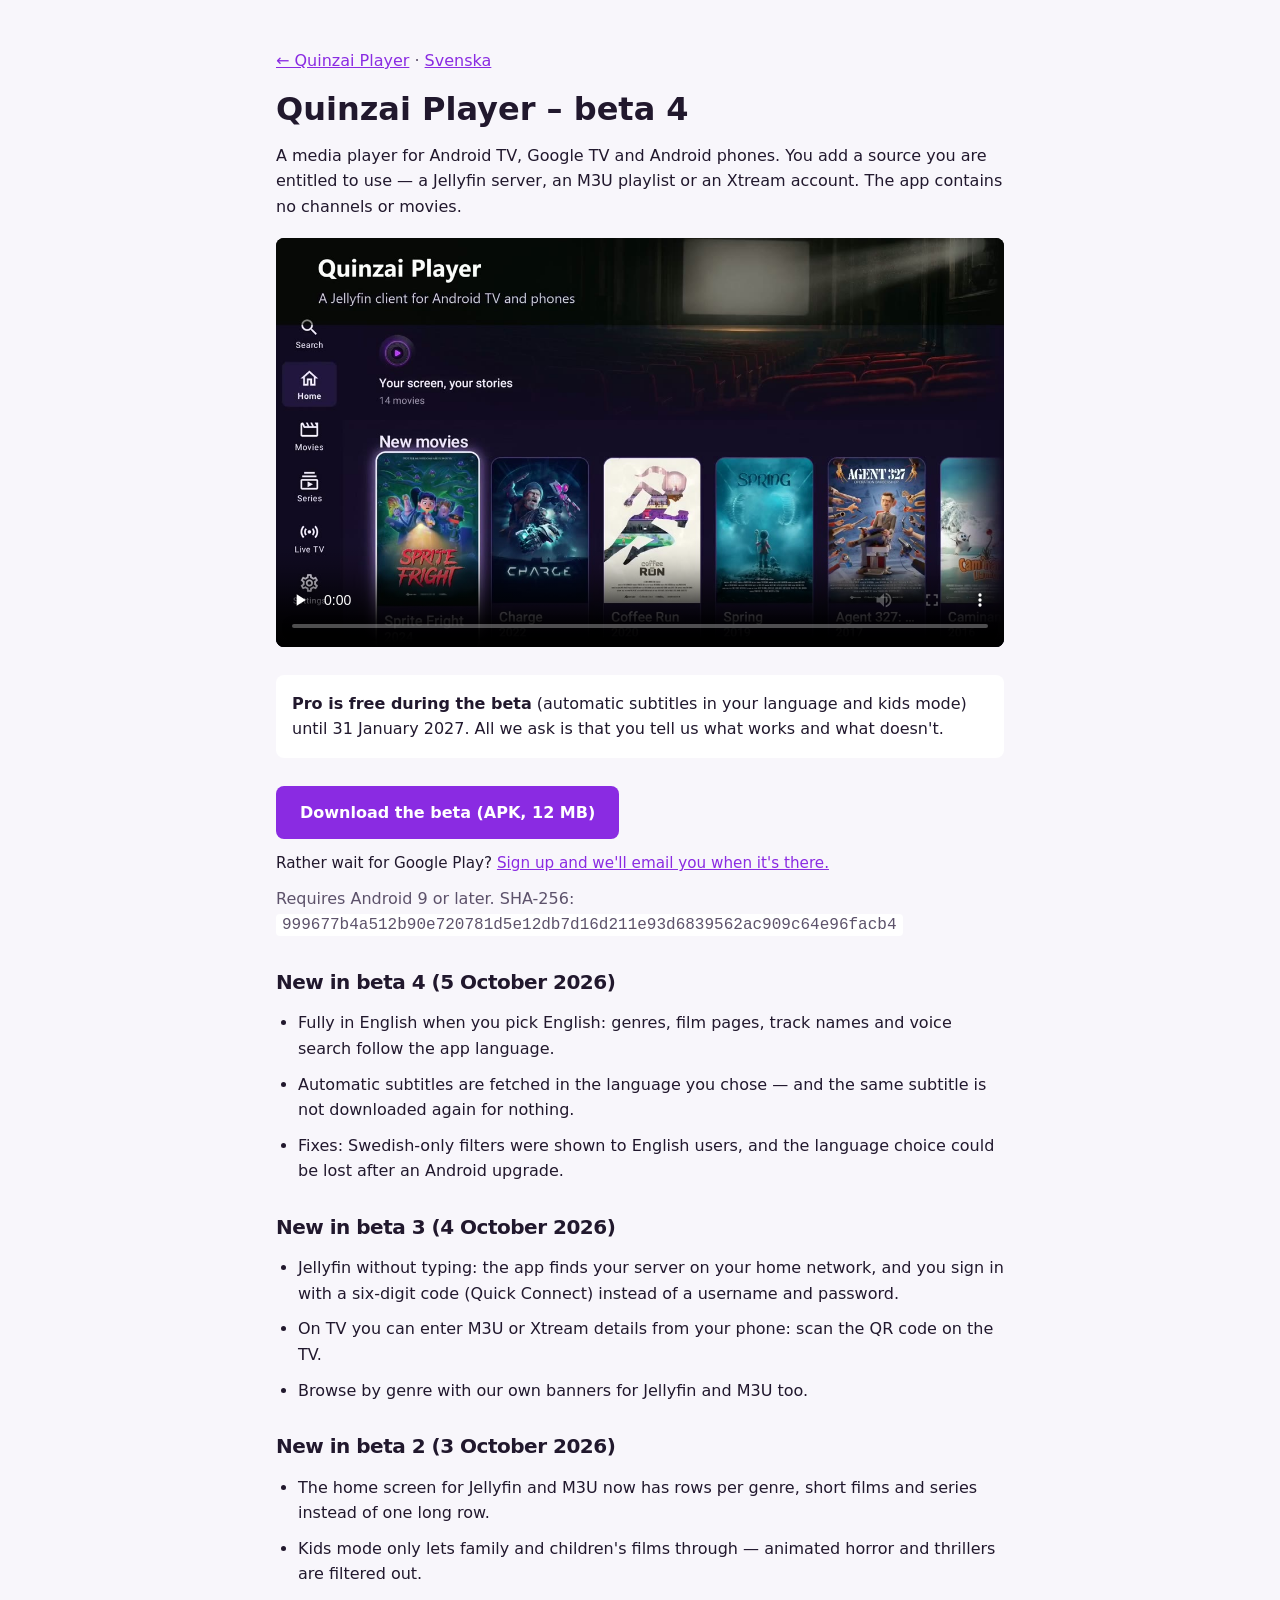
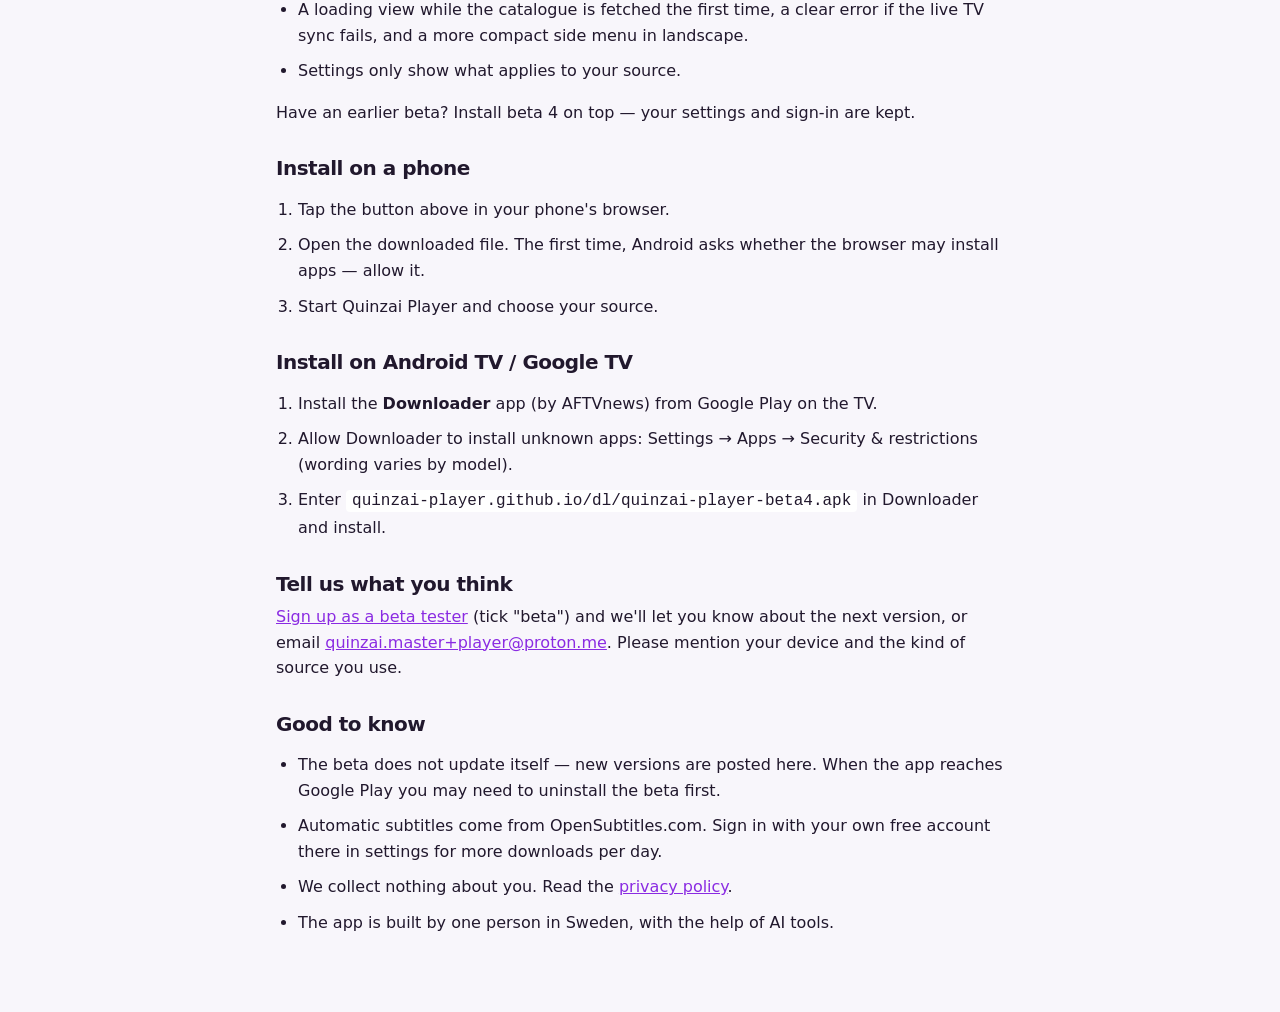
<file: beta.html>
<!DOCTYPE html>
<html lang="sv">
<head>
    <meta charset="UTF-8">
    <meta name="viewport" content="width=device-width, initial-scale=1.0">
    <title>Quinzai Player – Beta</title>
    <meta name="description" content="Ladda ner betan av Quinzai Player för Android TV och telefon. Gratis, Pro ingår under betan.">
    <link rel="stylesheet" href="style.css">
    <style>
        .beta { max-width: 760px; margin: 0 auto; padding: 48px 16px 64px; }
        .beta h1 { font-size: 2rem; margin-bottom: 8px; }
        .beta h2 { font-size: 1.25rem; margin: 32px 0 8px; }
        .beta p, .beta li { margin-bottom: 10px; }
        .beta ol, .beta ul { padding-left: 22px; }
        .beta .meta { color: var(--text-muted); }
        .beta a { color: var(--accent); }
        .beta code { background: var(--bg-card); padding: 2px 6px; border-radius: 4px; overflow-wrap: anywhere; }
        .beta .dl { display: inline-block; background: var(--accent); color: #fff; text-decoration: none;
                    padding: 14px 24px; border-radius: 8px; font-weight: 700; margin: 12px 0; }
        .beta .dl:hover { background: var(--accent-hover); }
        .beta .card { background: var(--bg-card); border-radius: 8px; padding: 16px; margin: 16px 0; }
        .beta video { width: 100%; height: auto; aspect-ratio: 16 / 9; border-radius: 8px; margin: 8px 0 4px; background: #000; }
        .beta .alt { font-size: .95em; }
        .beta hr { border: 0; border-top: 1px solid var(--text-muted); opacity: .3; margin: 48px 0; }
    </style>
    <!-- Besöksräknare utan cookies (GoatCounter, ingen personuppgift). Kanal = ?k= i inläggslänken. -->
    <script>
        window.qzHandelse = function (namn) {
            var gc = window.goatcounter;
            if (gc && gc.count) gc.count({ path: namn, event: true });
            else (window.qzKo = window.qzKo || []).push(namn);
        };
        var qzK = (new URLSearchParams(location.search).get('k') || '').replace(/[^a-z0-9_-]/gi, '').slice(0, 40);
        if (qzK) qzHandelse('kanal-' + qzK);
        // Nedladdning av beta-APK:n = starkaste intressesignalen.
        document.addEventListener('click', function (e) {
            if (e.target.closest && e.target.closest('a.dl')) qzHandelse('nedladdning-' + (qzK || 'direkt'));
        });
    </script>
    <script data-goatcounter="https://quinzai.goatcounter.com/count" async src="//gc.zgo.at/count.js"
            onload="(window.qzKo || []).forEach(function (n) { goatcounter.count({ path: n, event: true }); })"></script>
</head>
<body>
<main class="beta">
    <p class="meta"><a href="./">← Quinzai Player</a> · <a href="#" id="byt-sprak">English</a></p>

    <section lang="sv" id="sv">
        <h1>Quinzai Player – beta 4</h1>
        <p>En mediaspelare för Android TV, Google TV och Android-telefon. Du lägger själv in en källa du har rätt att
        använda — en Jellyfin-server, en M3U-spellista eller ett Xtream-konto. Appen innehåller inga kanaler eller filmer.</p>
        <video controls preload="none" playsinline poster="film/poster.jpg" width="1920" height="1080">
            <source src="film/quinzai-sv.mp4" type="video/mp4">
        </video>
        <div class="card">
            <strong>Under betan ingår Pro gratis</strong> (automatisk undertext på ditt språk och barnläge) till och med
            31 januari 2027. Det enda vi ber om är att du berättar vad som fungerar och vad som inte gör det.
        </div>

        <a class="dl" href="dl/quinzai-player-beta4.apk" download>Ladda ner betan (APK, 12 MB)</a>
        <p class="alt">Vill du hellre vänta tills appen finns på Google Play? <a href="./?lang=sv#waitlist-form">Anmäl dig, så mejlar vi när den finns.</a></p>
        <p class="meta">Kräver Android 9 eller senare. SHA-256:
            <code>999677b4a512b90e720781d5e12db7d16d211e93d6839562ac909c64e96facb4</code></p>

        <h2>Nytt i beta 4 (5 oktober 2026)</h2>
        <ul>
            <li>Hela appen på engelska när du väljer engelska: genrer, filmsidor, spårnamn och röstsökning följer appens språk.</li>
            <li>Automatisk undertext hämtas på det språk du valt — och samma undertext hämtas inte om i onödan.</li>
            <li>Fixar: svenska filter visades för engelska användare, och språkvalet kunde försvinna efter en Android-uppgradering.</li>
        </ul>

        <h2>Nytt i beta 3 (4 oktober 2026)</h2>
        <ul>
            <li>Jellyfin utan att skriva: appen hittar din server i hemnätverket, och du loggar in med en sexsiffrig kod (Quick Connect) i stället för användarnamn och lösenord.</li>
            <li>På TV:n kan du skriva in M3U- eller Xtream-uppgifterna från mobilen: skanna QR-koden på TV:n.</li>
            <li>Bläddra per genre med egna banners även för Jellyfin och M3U.</li>
        </ul>

        <h2>Nytt i beta 2 (3 oktober 2026)</h2>
        <ul>
            <li>Startsidan för Jellyfin och M3U får rader per genre, kortfilmer och serier i stället för en enda lång rad.</li>
            <li>Barnläget släpper bara igenom barn- och familjefilmer — animerad skräck och thriller sorteras bort.</li>
            <li>En laddningsvy medan katalogen hämtas första gången, ett begripligt fel om Live-TV-synken misslyckas och en kompaktare sidomeny i liggande läge.</li>
            <li>Inställningarna visar bara det som gäller din källa.</li>
        </ul>
        <p>Har du en tidigare beta? Installera beta 4 ovanpå — inställningar och inloggning finns kvar.</p>

        <h2>Installera på telefonen</h2>
        <ol>
            <li>Tryck på knappen ovan i telefonens webbläsare.</li>
            <li>Öppna den nedladdade filen. Första gången frågar Android om webbläsaren får installera appar — tillåt det.</li>
            <li>Starta Quinzai Player och välj din källa.</li>
        </ol>

        <h2>Installera på Android TV / Google TV</h2>
        <ol>
            <li>Installera appen <strong>Downloader</strong> (av AFTVnews) från Google Play på TV:n.</li>
            <li>Tillåt Downloader att installera okända appar: Inställningar → Appar → Säkerhet och begränsningar
                (namnet varierar mellan modeller).</li>
            <li>Skriv in adressen <code>quinzai-player.github.io/dl/quinzai-player-beta4.apk</code> i Downloader och
                installera.</li>
        </ol>

        <h2>Säg vad du tycker</h2>
        <p><a href="./#waitlist-form">Anmäl dig som betatestare</a> (kryssa i "beta") så hör vi av oss när nästa version finns,
        eller mejla <a href="mailto:quinzai.master+player@proton.me">quinzai.master+player@proton.me</a>. Berätta gärna
        vilken enhet och vilken typ av källa du använder.</p>

        <h2>Bra att veta</h2>
        <ul>
            <li>Betan uppdateras inte automatiskt — nya versioner läggs upp här. När appen kommer till Google Play kan
                du behöva avinstallera betan först.</li>
            <li>Automatisk undertext hämtas från OpenSubtitles.com. Logga in med ditt eget gratiskonto där i
                inställningarna för fler nedladdningar per dag.</li>
            <li>Vi samlar inte in något om dig. Läs <a href="privacy.html">integritetspolicyn</a>.</li>
            <li>Appen är byggd av en person i Sverige, med hjälp av AI-verktyg.</li>
        </ul>
    </section>

    <hr hidden>

    <section lang="en" id="en">
        <h1>Quinzai Player – beta 4</h1>
        <p>A media player for Android TV, Google TV and Android phones. You add a source you are entitled to use — a
        Jellyfin server, an M3U playlist or an Xtream account. The app contains no channels or movies.</p>
        <video controls preload="none" playsinline poster="film/funktioner-en-poster.jpg" width="1920" height="1080">
            <source src="film/funktioner-en.mp4" type="video/mp4">
        </video>
        <div class="card">
            <strong>Pro is free during the beta</strong> (automatic subtitles in your language and kids mode) until
            31 January 2027. All we ask is that you tell us what works and what doesn't.
        </div>

        <a class="dl" href="dl/quinzai-player-beta4.apk" download>Download the beta (APK, 12 MB)</a>
        <p class="alt">Rather wait for Google Play? <a href="./?lang=en#waitlist-form">Sign up and we'll email you when it's there.</a></p>
        <p class="meta">Requires Android 9 or later. SHA-256:
            <code>999677b4a512b90e720781d5e12db7d16d211e93d6839562ac909c64e96facb4</code></p>

        <h2>New in beta 4 (5 October 2026)</h2>
        <ul>
            <li>Fully in English when you pick English: genres, film pages, track names and voice search follow the app language.</li>
            <li>Automatic subtitles are fetched in the language you chose — and the same subtitle is not downloaded again for nothing.</li>
            <li>Fixes: Swedish-only filters were shown to English users, and the language choice could be lost after an Android upgrade.</li>
        </ul>

        <h2>New in beta 3 (4 October 2026)</h2>
        <ul>
            <li>Jellyfin without typing: the app finds your server on your home network, and you sign in with a six-digit code (Quick Connect) instead of a username and password.</li>
            <li>On TV you can enter M3U or Xtream details from your phone: scan the QR code on the TV.</li>
            <li>Browse by genre with our own banners for Jellyfin and M3U too.</li>
        </ul>

        <h2>New in beta 2 (3 October 2026)</h2>
        <ul>
            <li>The home screen for Jellyfin and M3U now has rows per genre, short films and series instead of one long row.</li>
            <li>Kids mode only lets family and children's films through — animated horror and thrillers are filtered out.</li>
            <li>A loading view while the catalogue is fetched the first time, a clear error if the live TV sync fails, and a more compact side menu in landscape.</li>
            <li>Settings only show what applies to your source.</li>
        </ul>
        <p>Have an earlier beta? Install beta 4 on top — your settings and sign-in are kept.</p>

        <h2>Install on a phone</h2>
        <ol>
            <li>Tap the button above in your phone's browser.</li>
            <li>Open the downloaded file. The first time, Android asks whether the browser may install apps — allow it.</li>
            <li>Start Quinzai Player and choose your source.</li>
        </ol>

        <h2>Install on Android TV / Google TV</h2>
        <ol>
            <li>Install the <strong>Downloader</strong> app (by AFTVnews) from Google Play on the TV.</li>
            <li>Allow Downloader to install unknown apps: Settings → Apps → Security &amp; restrictions (wording varies by model).</li>
            <li>Enter <code>quinzai-player.github.io/dl/quinzai-player-beta4.apk</code> in Downloader and install.</li>
        </ol>

        <h2>Tell us what you think</h2>
        <p><a href="./#waitlist-form">Sign up as a beta tester</a> (tick "beta") and we'll let you know about the next version,
        or email <a href="mailto:quinzai.master+player@proton.me">quinzai.master+player@proton.me</a>. Please mention your
        device and the kind of source you use.</p>

        <h2>Good to know</h2>
        <ul>
            <li>The beta does not update itself — new versions are posted here. When the app reaches Google Play you may
                need to uninstall the beta first.</li>
            <li>Automatic subtitles come from OpenSubtitles.com. Sign in with your own free account there in settings for
                more downloads per day.</li>
            <li>We collect nothing about you. Read the <a href="privacy.html">privacy policy</a>.</li>
            <li>The app is built by one person in Sweden, with the help of AI tools.</li>
        </ul>
    </section>
</main>
<script>
    // Ett språk i taget (konverteringsgranskning 5/10: båda staplade gav en lång, rörig sida).
    // ?lang= eller #en vinner, annars sparat val, annars webbläsarens språk.
    (function () {
        var q = new URLSearchParams(location.search).get('lang'), sparat = null;
        try { sparat = localStorage.getItem('quinzai_lang'); } catch (e) {}
        var lang = (q === 'sv' || q === 'en') ? q : (location.hash === '#en' ? 'en'
                 : (sparat === 'sv' || sparat === 'en') ? sparat
                 : ((navigator.language || '').toLowerCase().indexOf('sv') === 0 ? 'sv' : 'en'));
        function visa(l) {
            document.getElementById('sv').hidden = l !== 'sv';
            document.getElementById('en').hidden = l !== 'en';
            document.documentElement.lang = l;
            var b = document.getElementById('byt-sprak');
            b.textContent = l === 'sv' ? 'English' : 'Svenska';
            b.onclick = function (e) { e.preventDefault(); try { localStorage.setItem('quinzai_lang', l === 'sv' ? 'en' : 'sv'); } catch (x) {} visa(l === 'sv' ? 'en' : 'sv'); window.scrollTo(0, 0); };
        }
        visa(lang);
    })();
</script>
</body>
</html>
</file>
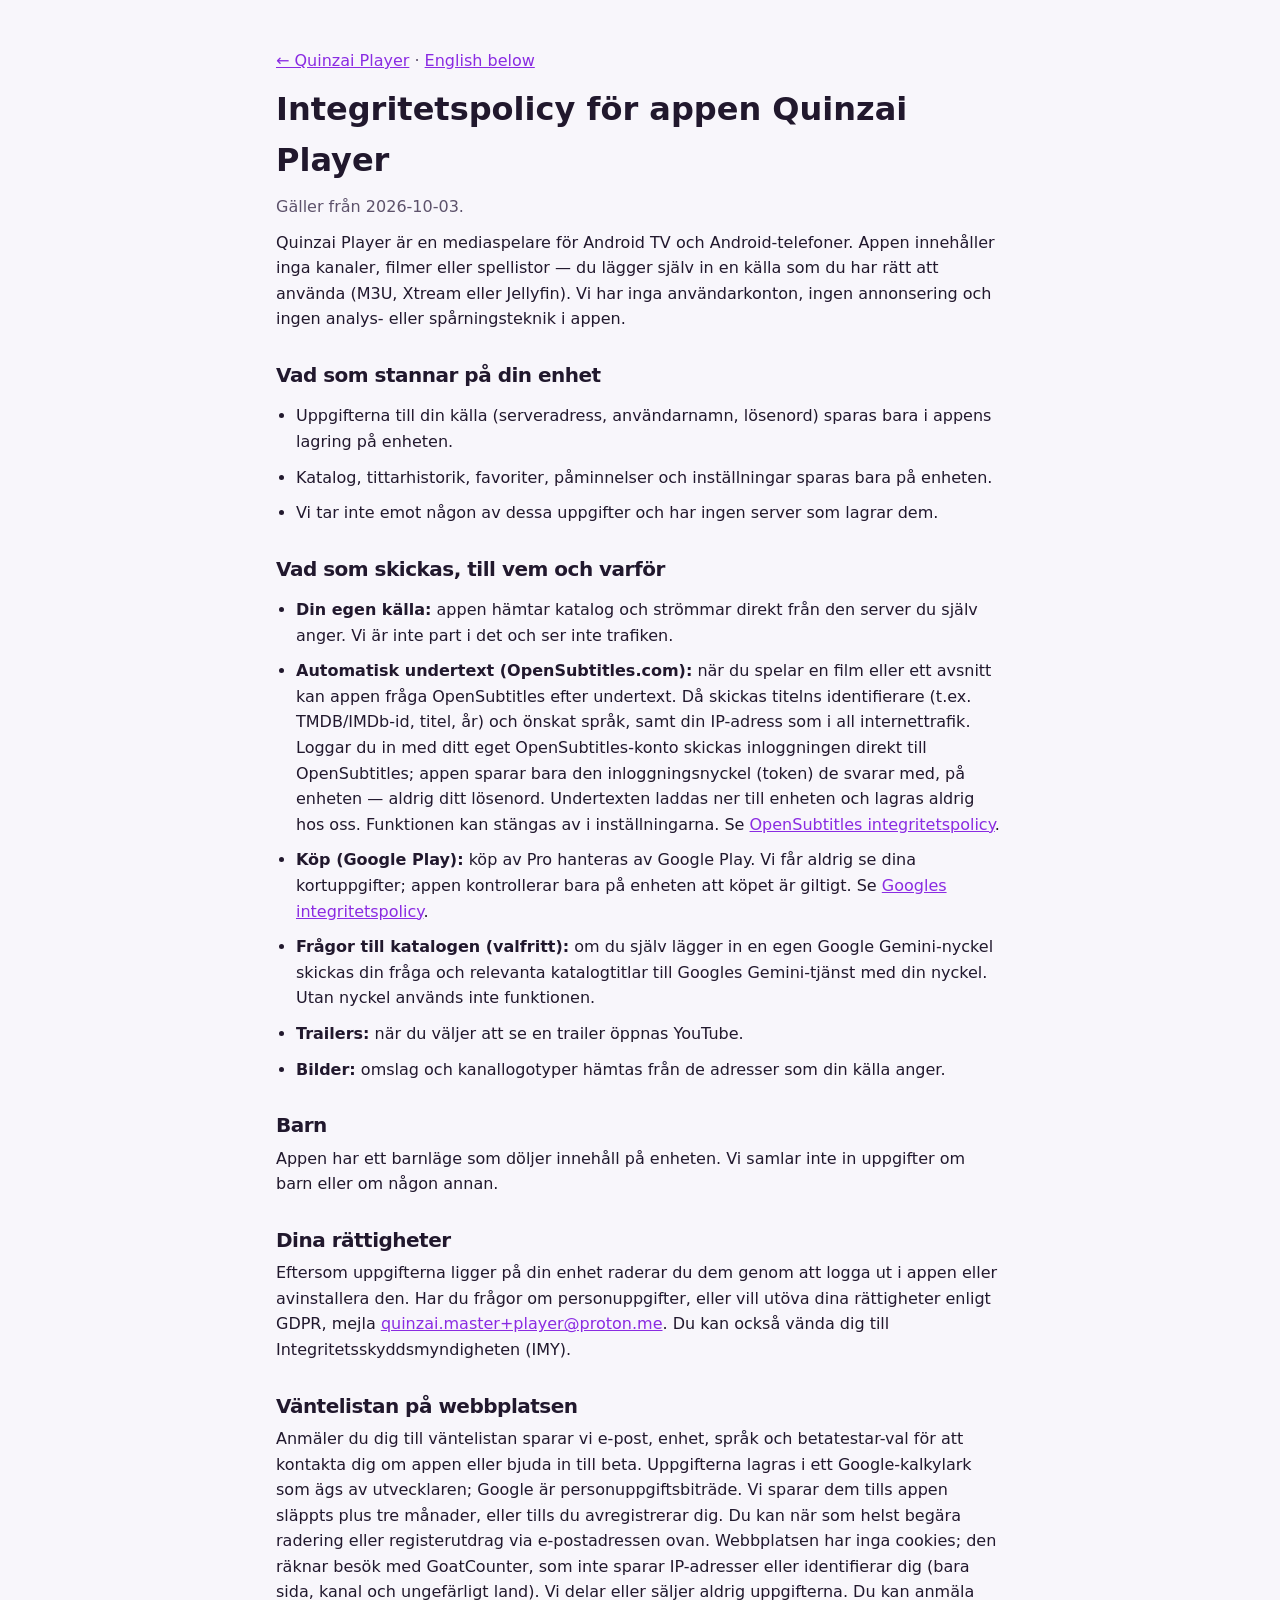
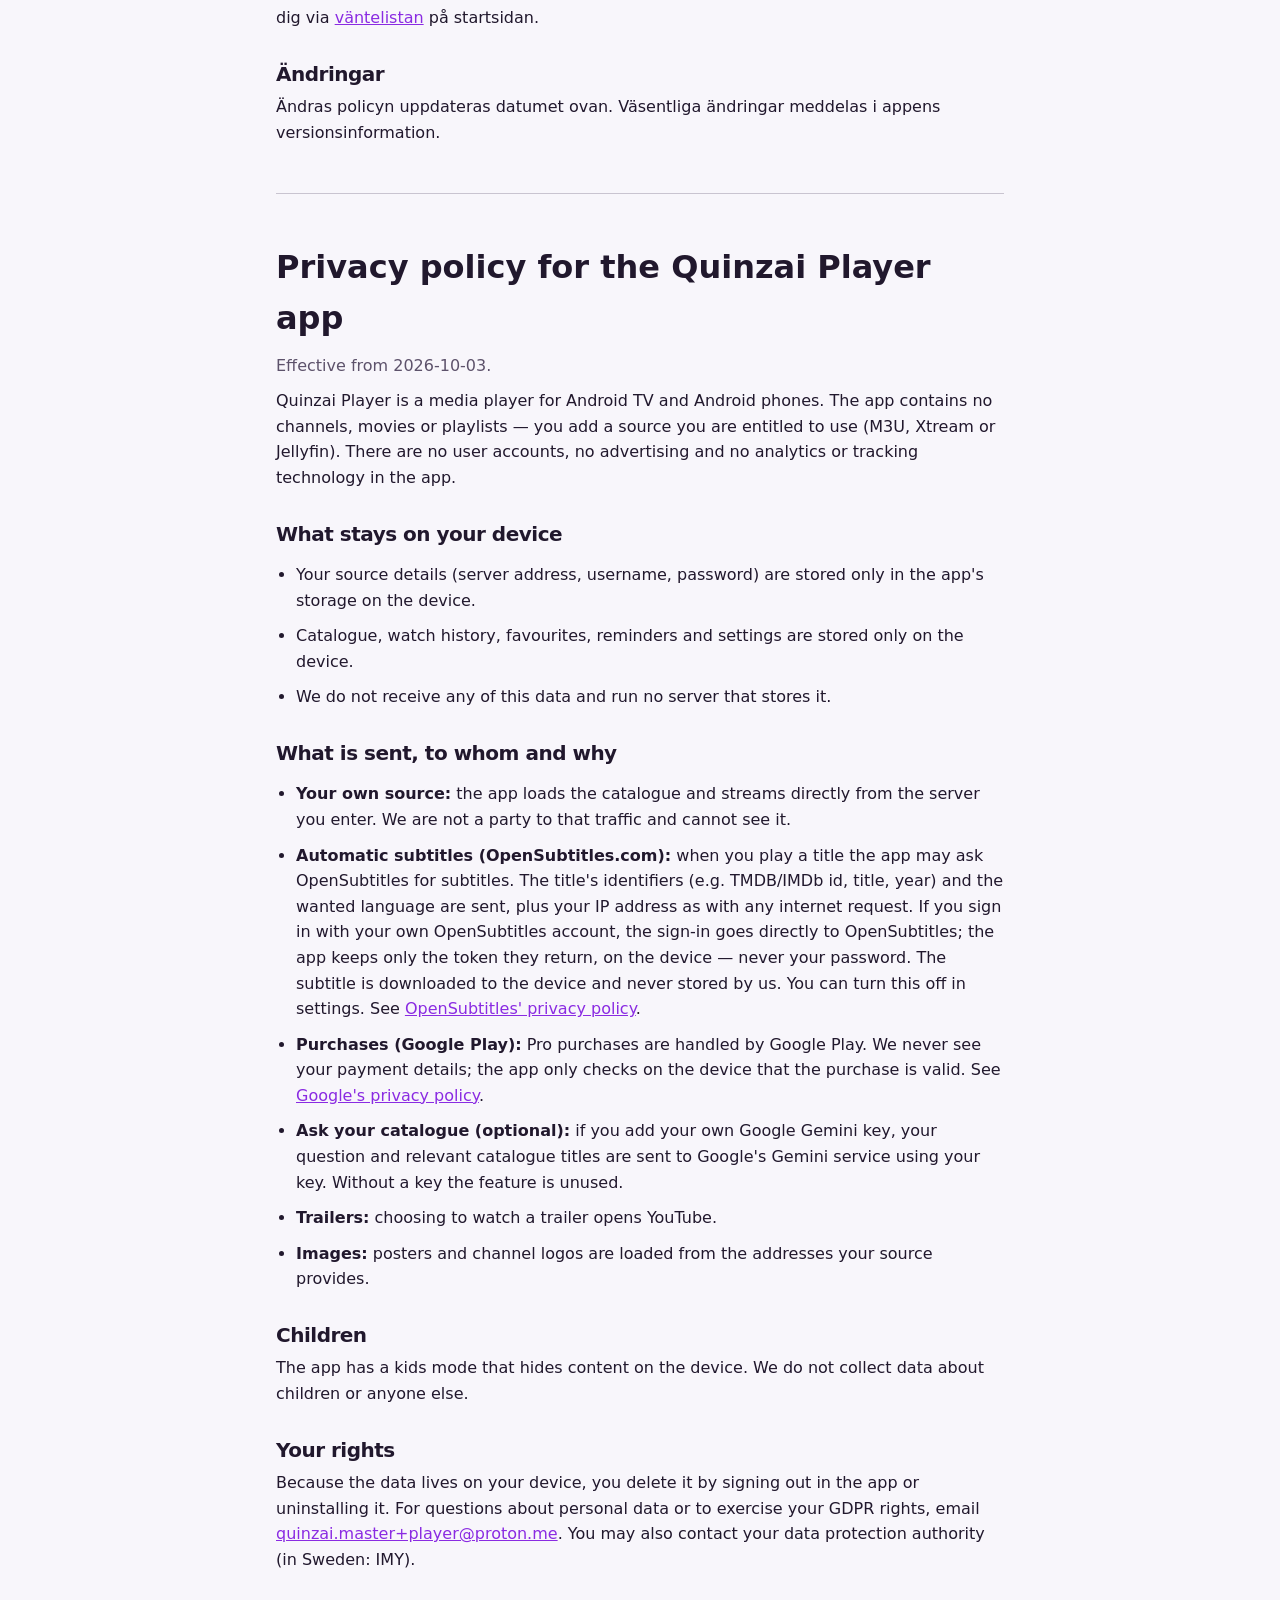
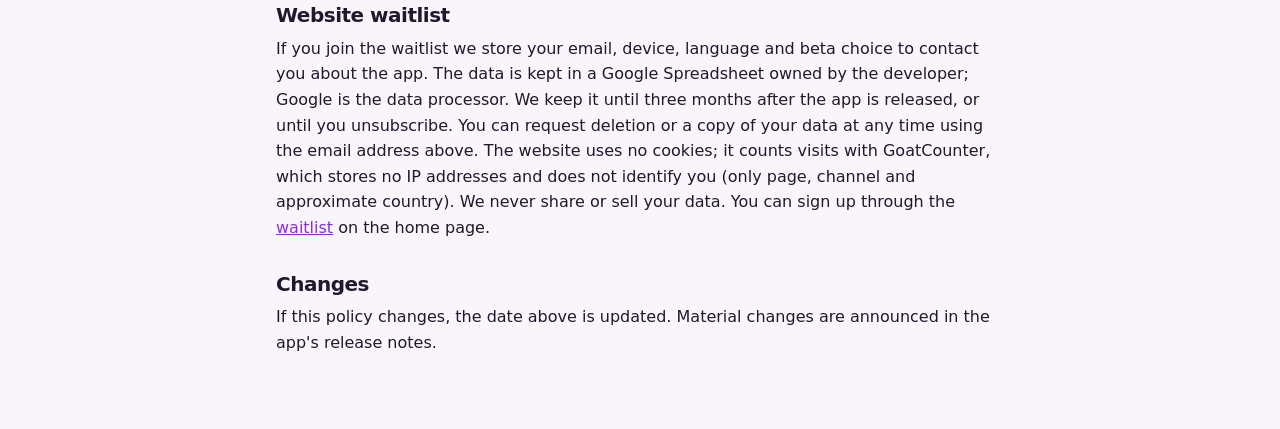
<file: privacy.html>
<!DOCTYPE html>
<html lang="sv">
<head>
    <meta charset="UTF-8">
    <meta name="viewport" content="width=device-width, initial-scale=1.0">
    <title>Quinzai Player – Integritetspolicy / Privacy policy</title>
    <link rel="stylesheet" href="style.css">
    <style>
        .policy { max-width: 760px; margin: 0 auto; padding: 48px 16px 64px; }
        .policy h1 { font-size: 2rem; margin-bottom: 8px; }
        .policy h2 { font-size: 1.25rem; margin: 32px 0 8px; }
        .policy p, .policy li { color: var(--text); margin-bottom: 10px; }
        .policy ul { padding-left: 20px; }
        .policy .meta { color: var(--text-muted); }
        .policy hr { border: 0; border-top: 1px solid var(--text-muted); opacity: .3; margin: 48px 0; }
        .policy a { color: var(--accent); }
    </style>
</head>
<body>
<main class="policy">
    <p class="meta"><a href="./">← Quinzai Player</a> · <a href="#en">English below</a></p>

    <section lang="sv">
        <h1>Integritetspolicy för appen Quinzai Player</h1>
        <p class="meta">Gäller från 2026-10-03.</p>

        <p>Quinzai Player är en mediaspelare för Android TV och Android-telefoner. Appen innehåller inga kanaler,
        filmer eller spellistor — du lägger själv in en källa som du har rätt att använda (M3U, Xtream eller Jellyfin).
        Vi har inga användarkonton, ingen annonsering och ingen analys- eller spårningsteknik i appen.</p>

        <h2>Vad som stannar på din enhet</h2>
        <ul>
            <li>Uppgifterna till din källa (serveradress, användarnamn, lösenord) sparas bara i appens lagring på enheten.</li>
            <li>Katalog, tittarhistorik, favoriter, påminnelser och inställningar sparas bara på enheten.</li>
            <li>Vi tar inte emot någon av dessa uppgifter och har ingen server som lagrar dem.</li>
        </ul>

        <h2>Vad som skickas, till vem och varför</h2>
        <ul>
            <li><strong>Din egen källa:</strong> appen hämtar katalog och strömmar direkt från den server du själv anger.
            Vi är inte part i det och ser inte trafiken.</li>
            <li><strong>Automatisk undertext (OpenSubtitles.com):</strong> när du spelar en film eller ett avsnitt kan appen
            fråga OpenSubtitles efter undertext. Då skickas titelns identifierare (t.ex. TMDB/IMDb-id, titel, år) och
            önskat språk, samt din IP-adress som i all internettrafik. Loggar du in med ditt eget OpenSubtitles-konto
            skickas inloggningen direkt till OpenSubtitles; appen sparar bara den inloggningsnyckel (token) de svarar med,
            på enheten — aldrig ditt lösenord. Undertexten laddas ner till enheten och lagras aldrig hos oss.
            Funktionen kan stängas av i inställningarna. Se
            <a href="https://www.opensubtitles.com/en/privacy">OpenSubtitles integritetspolicy</a>.</li>
            <li><strong>Köp (Google Play):</strong> köp av Pro hanteras av Google Play. Vi får aldrig se dina kortuppgifter;
            appen kontrollerar bara på enheten att köpet är giltigt. Se
            <a href="https://policies.google.com/privacy">Googles integritetspolicy</a>.</li>
            <li><strong>Frågor till katalogen (valfritt):</strong> om du själv lägger in en egen Google Gemini-nyckel skickas
            din fråga och relevanta katalogtitlar till Googles Gemini-tjänst med din nyckel. Utan nyckel används inte funktionen.</li>
            <li><strong>Trailers:</strong> när du väljer att se en trailer öppnas YouTube.</li>
            <li><strong>Bilder:</strong> omslag och kanallogotyper hämtas från de adresser som din källa anger.</li>
        </ul>

        <h2>Barn</h2>
        <p>Appen har ett barnläge som döljer innehåll på enheten. Vi samlar inte in uppgifter om barn eller om någon annan.</p>

        <h2>Dina rättigheter</h2>
        <p>Eftersom uppgifterna ligger på din enhet raderar du dem genom att logga ut i appen eller avinstallera den.
        Har du frågor om personuppgifter, eller vill utöva dina rättigheter enligt GDPR, mejla
        <a href="mailto:quinzai.master+player@proton.me">quinzai.master+player@proton.me</a>. Du kan också vända dig till
        Integritetsskyddsmyndigheten (IMY).</p>

        <h2>Väntelistan på webbplatsen</h2>
        <p>Anmäler du dig till väntelistan sparar vi e-post, enhet, språk och betatestar-val för att kontakta dig om
        appen eller bjuda in till beta. Uppgifterna lagras i ett Google-kalkylark som ägs av utvecklaren; Google är
        personuppgiftsbiträde. Vi sparar dem tills appen släppts plus tre månader, eller tills du avregistrerar dig.
        Du kan när som helst begära radering eller registerutdrag via e-postadressen ovan. Webbplatsen har inga cookies; den räknar
        besök med GoatCounter, som inte sparar IP-adresser eller identifierar dig (bara sida, kanal och ungefärligt land). Vi delar eller säljer aldrig uppgifterna. Du kan anmäla dig via
        <a href="./#waitlist">väntelistan</a> på startsidan.</p>

        <h2>Ändringar</h2>
        <p>Ändras policyn uppdateras datumet ovan. Väsentliga ändringar meddelas i appens versionsinformation.</p>
    </section>

    <hr>

    <section lang="en" id="en">
        <h1>Privacy policy for the Quinzai Player app</h1>
        <p class="meta">Effective from 2026-10-03.</p>

        <p>Quinzai Player is a media player for Android TV and Android phones. The app contains no channels, movies or
        playlists — you add a source you are entitled to use (M3U, Xtream or Jellyfin). There are no user accounts,
        no advertising and no analytics or tracking technology in the app.</p>

        <h2>What stays on your device</h2>
        <ul>
            <li>Your source details (server address, username, password) are stored only in the app's storage on the device.</li>
            <li>Catalogue, watch history, favourites, reminders and settings are stored only on the device.</li>
            <li>We do not receive any of this data and run no server that stores it.</li>
        </ul>

        <h2>What is sent, to whom and why</h2>
        <ul>
            <li><strong>Your own source:</strong> the app loads the catalogue and streams directly from the server you
            enter. We are not a party to that traffic and cannot see it.</li>
            <li><strong>Automatic subtitles (OpenSubtitles.com):</strong> when you play a title the app may ask OpenSubtitles
            for subtitles. The title's identifiers (e.g. TMDB/IMDb id, title, year) and the wanted language are sent, plus
            your IP address as with any internet request. If you sign in with your own OpenSubtitles account, the
            sign-in goes directly to OpenSubtitles; the app keeps only the token they return, on the device — never your
            password. The subtitle is downloaded to the device and never stored by us.
            You can turn this off in settings. See <a href="https://www.opensubtitles.com/en/privacy">OpenSubtitles' privacy policy</a>.</li>
            <li><strong>Purchases (Google Play):</strong> Pro purchases are handled by Google Play. We never see your payment
            details; the app only checks on the device that the purchase is valid. See
            <a href="https://policies.google.com/privacy">Google's privacy policy</a>.</li>
            <li><strong>Ask your catalogue (optional):</strong> if you add your own Google Gemini key, your question and
            relevant catalogue titles are sent to Google's Gemini service using your key. Without a key the feature is unused.</li>
            <li><strong>Trailers:</strong> choosing to watch a trailer opens YouTube.</li>
            <li><strong>Images:</strong> posters and channel logos are loaded from the addresses your source provides.</li>
        </ul>

        <h2>Children</h2>
        <p>The app has a kids mode that hides content on the device. We do not collect data about children or anyone else.</p>

        <h2>Your rights</h2>
        <p>Because the data lives on your device, you delete it by signing out in the app or uninstalling it. For
        questions about personal data or to exercise your GDPR rights, email
        <a href="mailto:quinzai.master+player@proton.me">quinzai.master+player@proton.me</a>. You may also contact your
        data protection authority (in Sweden: IMY).</p>

        <h2>Website waitlist</h2>
        <p>If you join the waitlist we store your email, device, language and beta choice to contact you about the app.
        The data is kept in a Google Spreadsheet owned by the developer; Google is the data processor. We keep it until
        three months after the app is released, or until you unsubscribe. You can request deletion or a copy of your
        data at any time using the email address above. The website uses no cookies; it counts visits with GoatCounter, which stores no IP addresses and does not identify you (only page, channel and approximate country). We never share or
        sell your data. You can sign up through the <a href="./#waitlist">waitlist</a> on the home page.</p>

        <h2>Changes</h2>
        <p>If this policy changes, the date above is updated. Material changes are announced in the app's release notes.</p>
    </section>
</main>
</body>
</html>
</file>
<file: style.css>
:root {
    color-scheme: dark;
    --bg: #0E0B14;
    --bg-card: #1A1524;
    --text: #F5F3FA;
    --text-muted: #CEC8DB;
    --accent: #8A2BE2;
    --accent-hover: #9B45F0;
    --warm: #F2A65A;
    --border: #393146;
}

@media (prefers-color-scheme: light) {
    :root {
        color-scheme: light;
        --bg: #F8F6FB;
        --bg-card: #FFFFFF;
        --text: #21182D;
        --text-muted: #5D526B;
        --border: #DCD5E5;
    }
}

* { box-sizing: border-box; }
html { scroll-behavior: smooth; }
body { margin: 0; background: var(--bg); color: var(--text); font: 16px/1.6 system-ui, -apple-system, "Segoe UI", sans-serif; }
img, video, svg { max-width: 100%; }
a { color: var(--accent); }
a:hover { text-decoration-thickness: 2px; }
button, input, select { font: inherit; }
button, a, input, select, summary { -webkit-tap-highlight-color: transparent; }
:focus-visible { outline: 3px solid var(--warm); outline-offset: 3px; }
.container { width: min(100%, 1160px); margin-inline: auto; padding-inline: 16px; }
.narrow { max-width: 860px; }
.section { padding-block: clamp(64px, 8vw, 112px); }
h1, h2, h3, p { margin-top: 0; }
h2 { font-size: clamp(1.85rem, 4vw, 2.7rem); line-height: 1.17; letter-spacing: -.025em; margin-bottom: 34px; }
h3 { font-size: 1.2rem; line-height: 1.25; margin-bottom: 10px; }
.hidden { display: none !important; }
.visually-hidden { position: absolute; width: 1px; height: 1px; padding: 0; margin: -1px; overflow: hidden; clip: rect(0, 0, 0, 0); white-space: nowrap; border: 0; }

.lang-switch-container { position: absolute; z-index: 5; inset: 0 0 auto; padding-top: 20px; }
.lang-switch { display: flex; justify-content: flex-end; align-items: center; gap: 8px; color: #DBD3E7; }
.lang-switch button { min-width: 48px; min-height: 48px; border: 1px solid rgba(255,255,255,.25); border-radius: 100px; background: rgba(14,11,20,.45); color: #F5F3FA; font-weight: 700; cursor: pointer; }
.lang-switch button.active { background: #F5F3FA; color: #251333; }
.lang-switch button:hover { border-color: #F5F3FA; }

.hero { display: flex; align-items: center; min-height: 100vh; min-height: 100svh; padding-block: 92px 64px; color: #F5F3FA; background-color: #0E0B14; background-image: linear-gradient(90deg, rgba(14,11,20,.96) 0%, rgba(14,11,20,.82) 39%, rgba(14,11,20,.27) 100%), linear-gradient(0deg, rgba(14,11,20,.92) 0%, transparent 65%), url('img/hero-kvall.jpg'); background-position: center, center, center; background-size: cover; }
.hero-content { width: min(100%, 1160px); }
.eyebrow { display: inline-block; color: var(--warm); font-size: .8rem; font-weight: 750; letter-spacing: .085em; text-transform: uppercase; margin-bottom: 22px; }
.hero h1 { max-width: 760px; font-size: clamp(2.55rem, 5.5vw, 5.5rem); line-height: 1.04; letter-spacing: -.055em; margin-bottom: 24px; text-wrap: balance; }
.hero-subtitle { max-width: 620px; color: #E6DFED; font-size: clamp(1rem, 2vw, 1.18rem); line-height: 1.55; margin-bottom: 30px; }
.hero-actions { display: flex; flex-wrap: wrap; align-items: center; gap: 18px 28px; }
.button { display: inline-flex; align-items: center; justify-content: center; min-height: 52px; padding: 12px 26px; border-radius: 9px; text-align: center; text-decoration: none; font-weight: 750; }
.button-primary { background: var(--accent); color: #FFF; box-shadow: 0 10px 30px rgba(0,0,0,.2); }
.button-primary:hover { background: var(--accent-hover); }
.film-link { display: inline-flex; align-items: center; min-height: 48px; color: #F5F3FA; font-weight: 650; text-decoration: underline; text-underline-offset: 5px; }
.hero-note { margin: 20px 0 0; color: #D6CBDF; font-size: .88rem; }

.film-section { background: var(--bg-card); }
.video-frame { aspect-ratio: 16 / 9; overflow: hidden; border-radius: 14px; background: #120E19; box-shadow: 0 20px 60px rgba(0,0,0,.2); }
.video-frame video { display: block; width: 100%; height: 100%; object-fit: cover; }

.steps-grid, .benefits-grid { display: grid; gap: 16px; }
.step { padding: 25px; border: 1px solid var(--border); border-radius: 14px; background: var(--bg-card); }
.step-number { display: grid; place-items: center; width: 42px; height: 42px; margin-bottom: 23px; border-radius: 50%; background: var(--accent); color: #FFF; font-weight: 800; }
.step p, .benefit-card p { color: var(--text-muted); margin-bottom: 0; }
.benefits-section { background: var(--bg-card); }
.benefit-card { padding: 27px; border: 1px solid var(--border); border-radius: 14px; background: var(--bg); }
.benefit-card svg { display: block; width: 42px; height: 42px; margin-bottom: 25px; color: var(--warm); }
.benefits-note { margin: 28px 0 0; color: var(--text-muted); font-weight: 650; }

.features-section { background: var(--bg); }
.feature-groups { border-top: 1px solid var(--border); }
.feature-group { display: grid; gap: 28px; padding-block: 40px; border-bottom: 1px solid var(--border); }
.feature-copy { min-width: 0; }
.feature-copy h3 { font-size: clamp(1.35rem, 3vw, 1.75rem); margin-bottom: 20px; }
.feature-copy ul { list-style: none; padding: 0; margin: 0; }
.feature-copy li { position: relative; padding-left: 22px; margin-bottom: 11px; color: var(--text-muted); overflow-wrap: anywhere; }
.feature-copy li:last-child { margin-bottom: 0; }
.feature-copy li::before { content: ''; position: absolute; top: .68em; left: 0; width: 7px; height: 7px; border-radius: 50%; background: var(--warm); }
.feature-copy > a { display: inline-block; margin-top: 18px; text-underline-offset: 4px; }
.feature-media { display: flex; align-items: center; justify-content: center; gap: 12px; min-width: 0; }
.phone-frame { flex: 0 1 240px; width: 100%; max-width: 240px; padding: 3px; overflow: hidden; border: 1px solid #2A2236; border-radius: 28px; background: #0E0B14; box-shadow: 0 18px 42px rgba(0,0,0,.25); }
.phone-frame img { display: block; width: 100%; height: auto; border-radius: 24px; }
.feature-media-pair .phone-frame { flex-basis: 150px; max-width: calc((100% - 12px) / 2); }
.player-frame { width: 100%; overflow: hidden; border: 1px solid var(--border); border-radius: 14px; background: #0E0B14; box-shadow: 0 18px 42px rgba(0,0,0,.25); }
.player-frame img { display: block; width: 100%; height: auto; }
.features-all { padding: 42px clamp(18px, 4vw, 36px); margin-top: 56px; border: 1px solid var(--border); border-radius: 14px; background: var(--bg-card); }
.features-all h3 { margin-bottom: 24px; }
.features-checklist { columns: 2; column-gap: clamp(14px, 4vw, 48px); list-style: none; padding: 0; margin: 0; }
.features-checklist li { position: relative; break-inside: avoid; padding-left: 23px; margin-bottom: 12px; font-size: .9rem; line-height: 1.4; color: var(--text-muted); overflow-wrap: anywhere; }
.features-checklist li::before { content: '✓'; position: absolute; left: 0; top: 0; color: var(--warm); font-weight: 800; }
.features-cta { display: flex; justify-content: center; margin-top: 36px; }

.mood-section { position: relative; min-height: 360px; overflow: hidden; background: #1A1524; }
.mood-section img { position: absolute; inset: 0; width: 100%; height: 100%; object-fit: cover; object-position: center; }
.mood-overlay { position: relative; display: flex; align-items: end; min-height: 360px; padding-block: 90px 44px; background: linear-gradient(0deg, rgba(14,11,20,.91), rgba(14,11,20,.04) 75%); }
.mood-overlay h2 { max-width: 610px; margin: 0; color: #FFF; font-size: clamp(2rem, 5vw, 3.8rem); }

.comparison-section table { width: 100%; border-collapse: collapse; table-layout: fixed; background: var(--bg-card); border-radius: 14px; overflow: hidden; }
.comparison-section th, .comparison-section td { text-align: left; vertical-align: top; padding: 19px 16px; border-bottom: 1px solid var(--border); overflow-wrap: anywhere; }
.comparison-section tr:last-child th, .comparison-section tr:last-child td { border-bottom: 0; }
.comparison-section thead th { color: var(--text); font-size: .87rem; line-height: 1.3; }
.comparison-section tbody th { width: 28%; font-weight: 650; }
.comparison-section tbody td { color: var(--text-muted); }
.comparison-section thead th:nth-child(2), .comparison-section tbody td:first-of-type { background: color-mix(in srgb, var(--accent) 12%, var(--bg-card)); color: var(--text); }
.comparison-note { margin: 18px 0 0; color: var(--text-muted); font-size: .9rem; }
.mobile-label { display: none; }

.beta-truth-section { padding-block: 40px; background: var(--bg-card); border-block: 1px solid var(--border); }
.beta-truth-section p { margin: 0; font-size: clamp(1.1rem, 2.4vw, 1.5rem); line-height: 1.45; }
.faq-section details { border-bottom: 1px solid var(--border); }
.faq-section summary { position: relative; padding: 21px 34px 21px 0; min-height: 60px; cursor: pointer; font-weight: 700; list-style: none; }
.faq-section summary::-webkit-details-marker { display: none; }
.faq-section summary::after { content: '+'; position: absolute; right: 2px; top: 18px; font-size: 1.45rem; line-height: 1; color: var(--accent); }
.faq-section details[open] summary::after { content: '−'; }
.faq-section details p { color: var(--text-muted); padding: 0 20px 20px 0; margin: 0; }

.waitlist-section { background: var(--bg-card); }
.waitlist-section h2 { margin-bottom: 10px; }
.waitlist-intro { color: var(--text-muted); margin-bottom: 30px; }
.signup-form { max-width: 590px; padding: clamp(20px, 5vw, 36px); border: 1px solid var(--border); border-radius: 14px; background: var(--bg); }
.signup-form input[type="email"], .signup-form select { display: block; width: 100%; min-height: 50px; padding: 11px 14px; border: 1px solid var(--border); border-radius: 8px; background: var(--bg-card); color: var(--text); }
.signup-form input::placeholder { color: var(--text-muted); opacity: 1; }
.signup-form input[type="email"] { margin-bottom: 20px; }
.form-group { margin-bottom: 20px; }
.form-group label { display: block; margin-bottom: 8px; font-weight: 650; }
.checkbox-group { margin-bottom: 18px; color: var(--text-muted); font-size: .95rem; }
.checkbox-group label { display: flex; align-items: flex-start; gap: 10px; cursor: pointer; }
.checkbox-group input { width: 18px; height: 18px; margin: 3px 0 0; flex: none; accent-color: var(--accent); }
.checkbox-group a { text-underline-offset: 3px; }
#submit-btn { width: 100%; min-height: 52px; padding: 12px 20px; border: 0; border-radius: 8px; background: var(--accent); color: #FFF; font-weight: 750; cursor: pointer; }
#submit-btn:hover { background: var(--accent-hover); }
#submit-btn:disabled { opacity: .7; cursor: wait; }
#form-success, #form-error { max-width: 590px; padding: 26px; border: 1px solid var(--border); border-radius: 14px; background: var(--bg); }
#form-success h2 { font-size: 1.6rem; }
#form-success p, #form-error p { margin: 0; }
.error-text { color: #F6949F; }

footer { padding-block: 42px; font-size: .92rem; color: var(--text-muted); }
footer nav { display: flex; flex-wrap: wrap; gap: 7px; align-items: baseline; margin-bottom: 26px; }
footer p { max-width: 760px; margin-bottom: 9px; }
footer .legal-disclaimer { color: var(--text); }

@media (min-width: 720px) {
    .steps-grid, .benefits-grid { grid-template-columns: repeat(3, minmax(0, 1fr)); }
    .feature-group { grid-template-columns: minmax(0, 1fr) minmax(0, 1fr); align-items: center; gap: clamp(32px, 6vw, 80px); padding-block: 56px; }
    .feature-group:nth-child(even) .feature-copy { grid-column: 2; grid-row: 1; }
    .feature-group:nth-child(even) .feature-media { grid-column: 1; grid-row: 1; }
    .feature-group-text-only .feature-copy, .feature-group-text-only:nth-child(even) .feature-copy { grid-column: 1 / -1; max-width: 850px; }
    .feature-group-text-only .feature-copy ul { display: grid; grid-template-columns: repeat(2, minmax(0, 1fr)); column-gap: 40px; }
    .phone-frame { flex-basis: 280px; max-width: 280px; }
    .feature-media-pair .phone-frame { flex-basis: 210px; max-width: min(210px, calc((100% - 16px) / 2)); }
}

@media (max-width: 650px) {
    .hero { background-image: linear-gradient(0deg, rgba(14,11,20,.99) 0%, rgba(14,11,20,.89) 54%, rgba(14,11,20,.5) 100%), url('img/hero-kvall.jpg'); background-position: center, 58% center; padding-block: 94px 45px; }
    .hero h1 { font-size: clamp(2.45rem, 10vw, 3.5rem); }
    .hero-subtitle { margin-bottom: 22px; }
    .hero-actions { gap: 8px 16px; }
    .button-primary { width: 100%; }
    .film-link { justify-content: center; width: 100%; }
    .hero-note { margin-top: 12px; }
    .comparison-section table, .comparison-section tbody, .comparison-section tr, .comparison-section th, .comparison-section td { display: block; width: 100%; }
    .comparison-section table { background: transparent; border-radius: 0; }
    .comparison-section thead { display: none; }
    .comparison-section tr { margin-bottom: 14px; border: 1px solid var(--border); border-radius: 12px; overflow: hidden; background: var(--bg-card); }
    .comparison-section tbody th { padding: 15px 17px; border-bottom: 1px solid var(--border); }
    .comparison-section tbody td { display: flex; justify-content: space-between; gap: 16px; padding: 10px 17px; border-bottom: 1px solid var(--border); text-align: right; }
    .comparison-section tbody td:last-child { border-bottom: 0; }
    .comparison-section tbody td:first-of-type { background: color-mix(in srgb, var(--accent) 12%, var(--bg-card)); }
    .mobile-label { display: inline; max-width: 48%; color: var(--text); text-align: left; font-weight: 650; }
    .mood-section, .mood-overlay { min-height: 320px; }
}

@media (max-width: 390px) {
    .hero h1 { font-size: 2.4rem; }
    .eyebrow { margin-bottom: 14px; }
    .hero h1 { margin-bottom: 18px; }
    .hero-subtitle { font-size: .98rem; line-height: 1.45; }
}

@media (prefers-reduced-motion: reduce) { html { scroll-behavior: auto; } }

.features-video { margin: 0 0 40px; }
</file>
